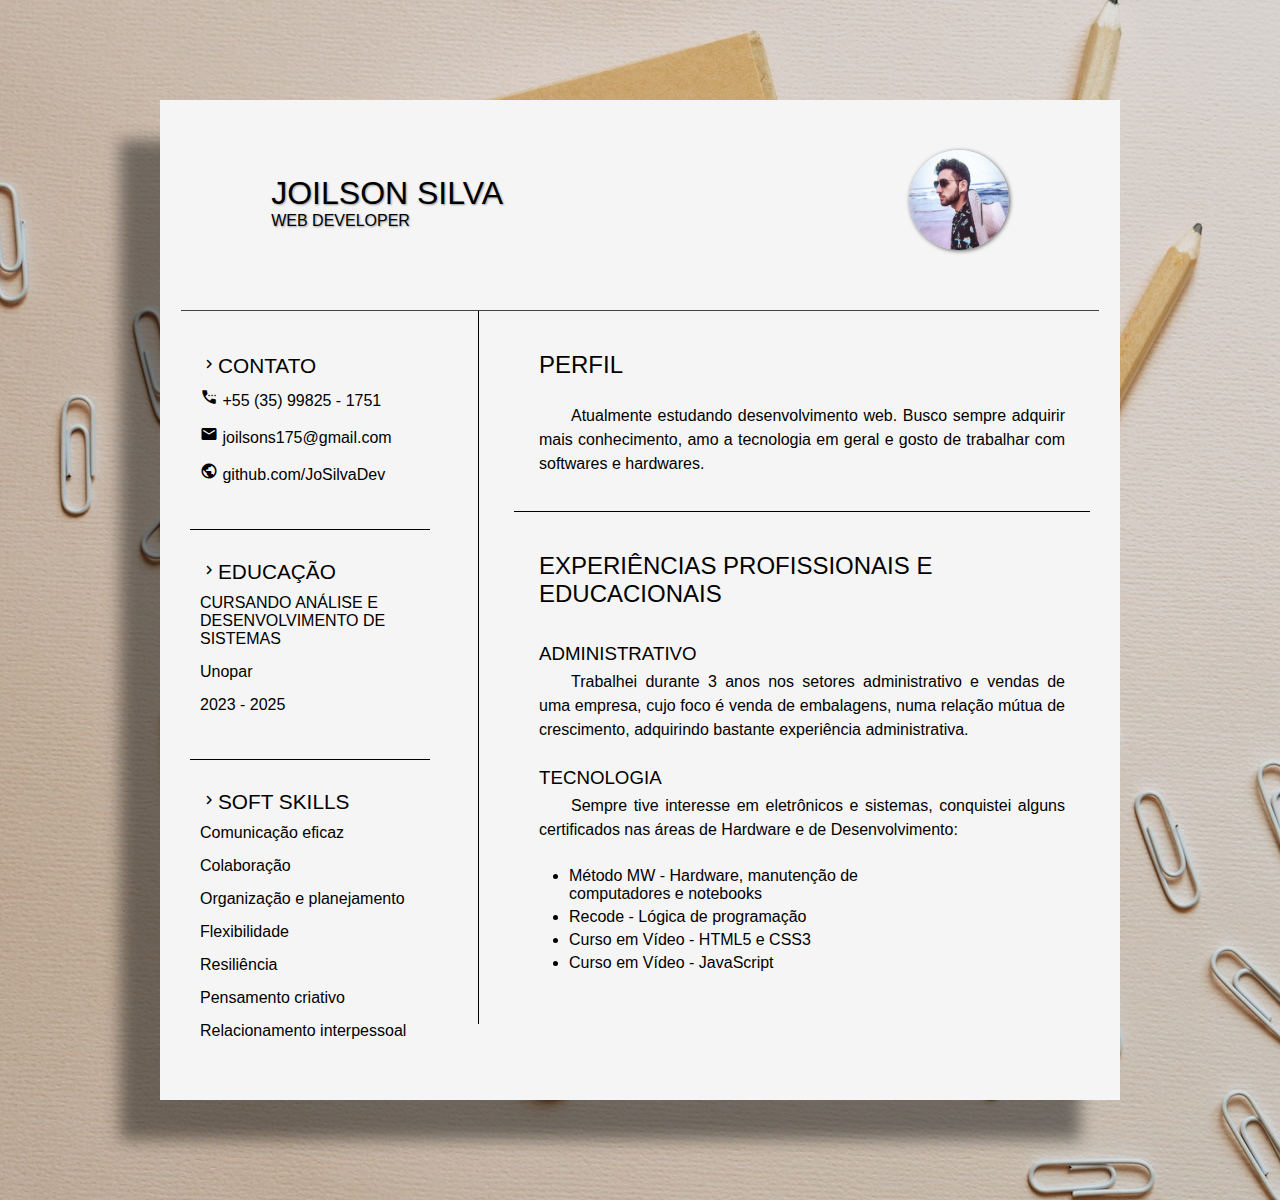
<file: CV Joilson Silva/index.html>
<!DOCTYPE html>
<html lang="pt-br">
<head>
    <meta charset="UTF-8">
    <meta http-equiv="X-UA-Compatible" content="IE=edge">
    <meta name="viewport" content="width=device-width, initial-scale=1.0">
    <title>CV Joilson Silva</title>
    <link href="https://fonts.googleapis.com/icon?family=Material+Icons+Round" rel="stylesheet">
    <link rel="stylesheet" href="estilos/style.css">
    <link rel="stylesheet" href="estilos/mediaquery.css">
</head>
<body>
    <main>
        <section id="cv">
            <section id="perfil">
                <img src="imagens/perfil.jpg" alt="">
                <div id="perfiltxt">
                    <h1>JOILSON SILVA</h1>
                    <p>WEB DEVELOPER</p>
                </div>
            </section>
            <section id="apresentacao">
                <div id="contato">
                    <h2><span class="material-icons-round">chevron_right</span>CONTATO</h2>
                    <p>
                        <span class="material-icons-round">settings_phone</span>
                        +55 (35) 99825 - 1751
                    </p>
                    <p>
                        <span class="material-icons-round">email</span>
                        joilsons175@gmail.com
                    </p>
                    <p>
                        <span class="material-icons-round">public</span>
                        github.com/JoSilvaDev
                    </p>
                </div>
                <div id="educacao">
                    <h2><span class="material-icons-round">chevron_right</span>EDUCAÇÃO</h2>
                    <p>CURSANDO ANÁLISE E DESENVOLVIMENTO DE SISTEMAS</p> 
                    <p>Unopar</p>
                    <p>2023 - 2025</p>
                </div>
                <div id="skills">
                    <h2><span class="material-icons-round">chevron_right</span>SOFT SKILLS</h2>
                    <p>Comunicação eficaz</p>
                    <p>Colaboração</p>
                    <p>Organização e planejamento</p>
                    <p>Flexibilidade</p>
                    <p>Resiliência</p>
                    <p>Pensamento criativo</p>
                    <p>Relacionamento interpessoal</p>
                </div>
            </section>
            <section id="exp">
                <div>
                    <h2>PERFIL</h2>
                    <p>Atualmente estudando desenvolvimento web. Busco sempre adquirir mais conhecimento, amo a tecnologia em geral e gosto de
                    trabalhar com softwares e hardwares.</p>
                </div>
                <div id="prof">
                    <h2>EXPERIÊNCIAS PROFISSIONAIS E EDUCACIONAIS</h2>
                    <h3>ADMINISTRATIVO</h3>
                    <p>Trabalhei durante 3 anos nos setores administrativo e vendas de uma empresa, cujo foco é venda de embalagens, numa relação mútua de
                    crescimento, adquirindo bastante experiência administrativa.</p>
                    <h3>TECNOLOGIA</h3>
                    <p>Sempre tive interesse em eletrônicos e sistemas, conquistei alguns certificados nas
                    áreas de Hardware e de Desenvolvimento:</p>
                    <ul>
                        <li>Método MW - Hardware, manutenção de computadores e notebooks</li>
                        <li>Recode - Lógica de programação</li>
                        <li>Curso em Vídeo - HTML5 e CSS3</li>
                        <li>Curso em Vídeo - JavaScript</li>
                    </ul>
                </div>
            </section>
        </section>

    </main>
</body>
</html>
</file>
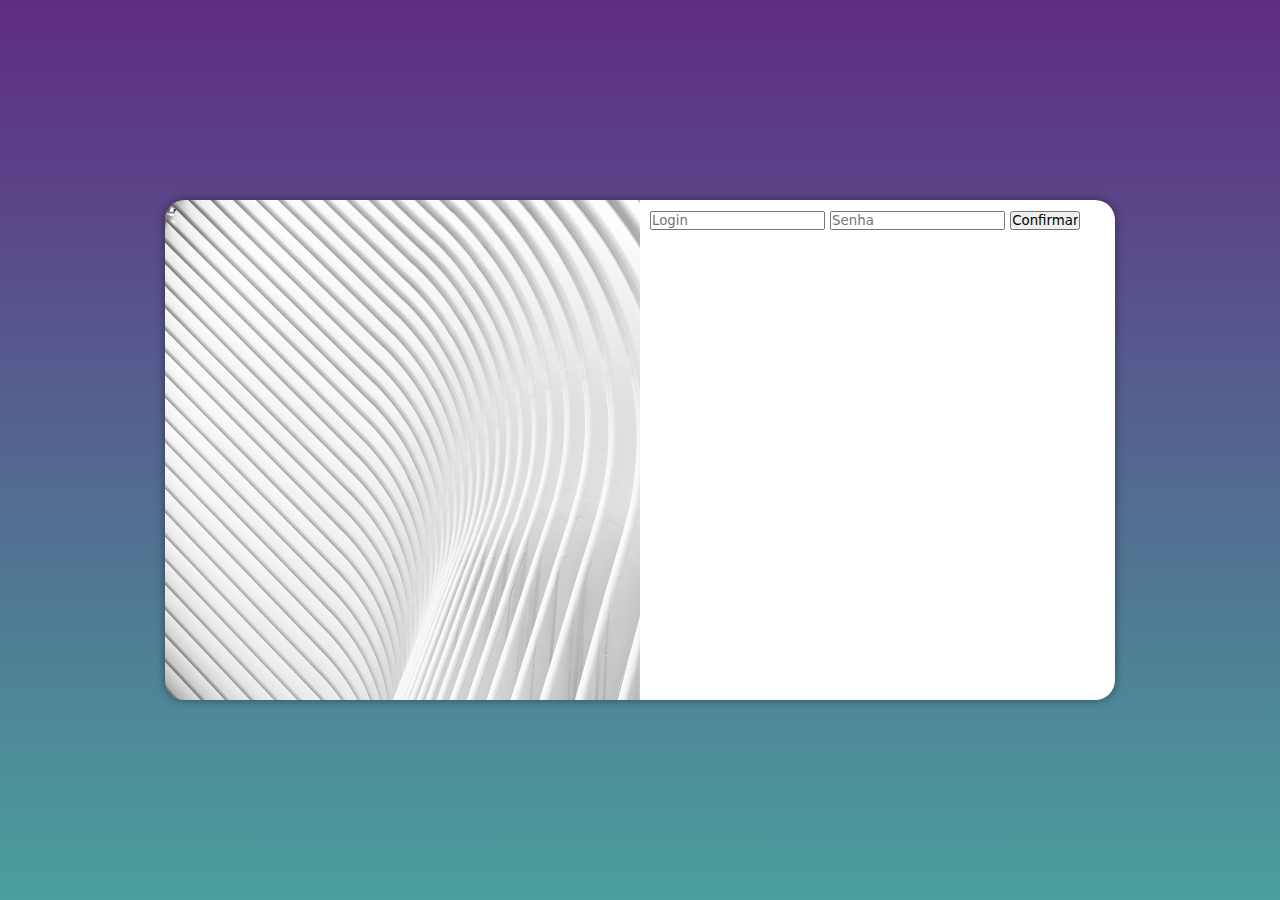
<file: Login/index.html>
<!DOCTYPE html>
<html lang="pt-br">
<head>
    <meta charset="UTF-8">
    <meta http-equiv="X-UA-Compatible" content="IE=edge">
    <meta name="viewport" content="width=device-width, initial-scale=1.0">
    <title>Login</title>
    <link rel="stylesheet" href="estilos/style.css">
    <link rel="stylesheet" href="estilos/mediaquery.css">
</head>
<body>
    <main>
        <section id="login">
            <div id="imagem">

            </div>
            <div id="formulario">
          <input type="text" name="" id="" placeholder="Login">
          <input type="password" name="" id="" placeholder="Senha">
          <input type="button" value="Confirmar">
            </div>
        </section>
    </main>
</body>
</html>
</file>
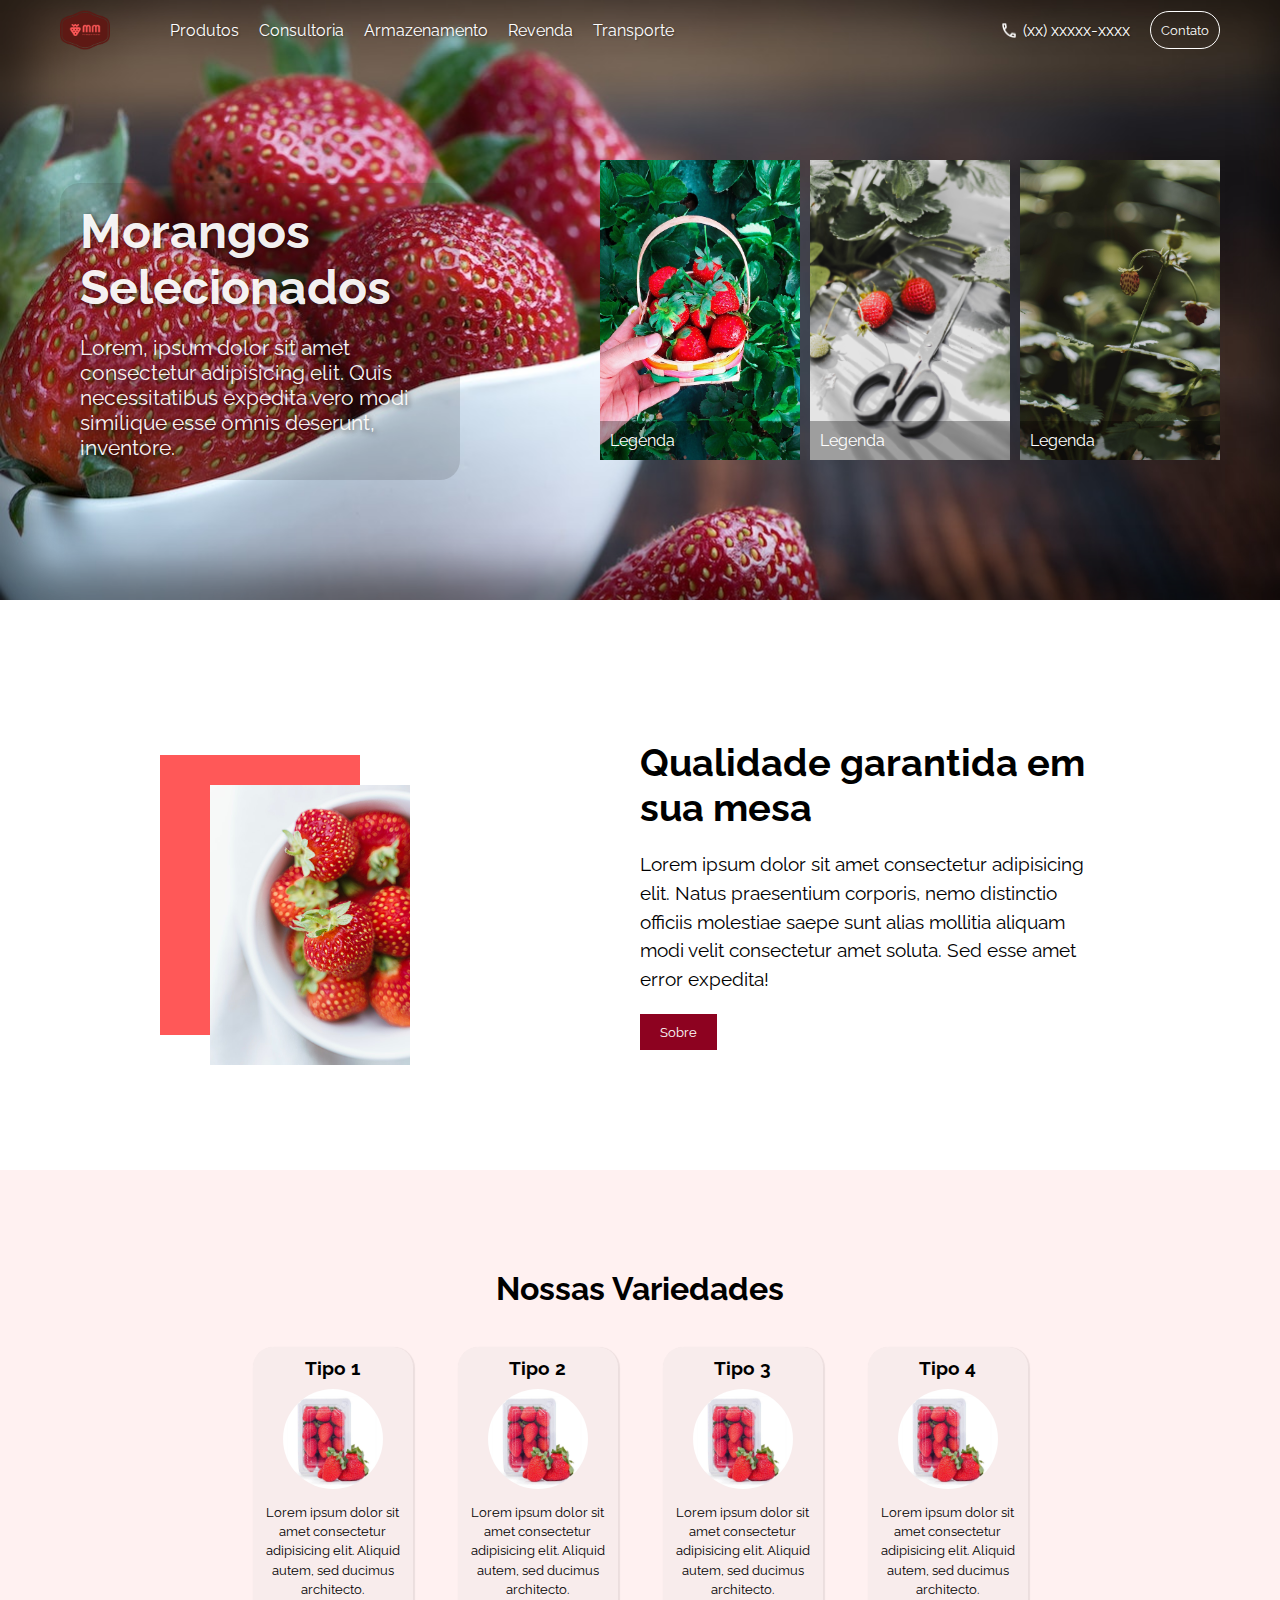
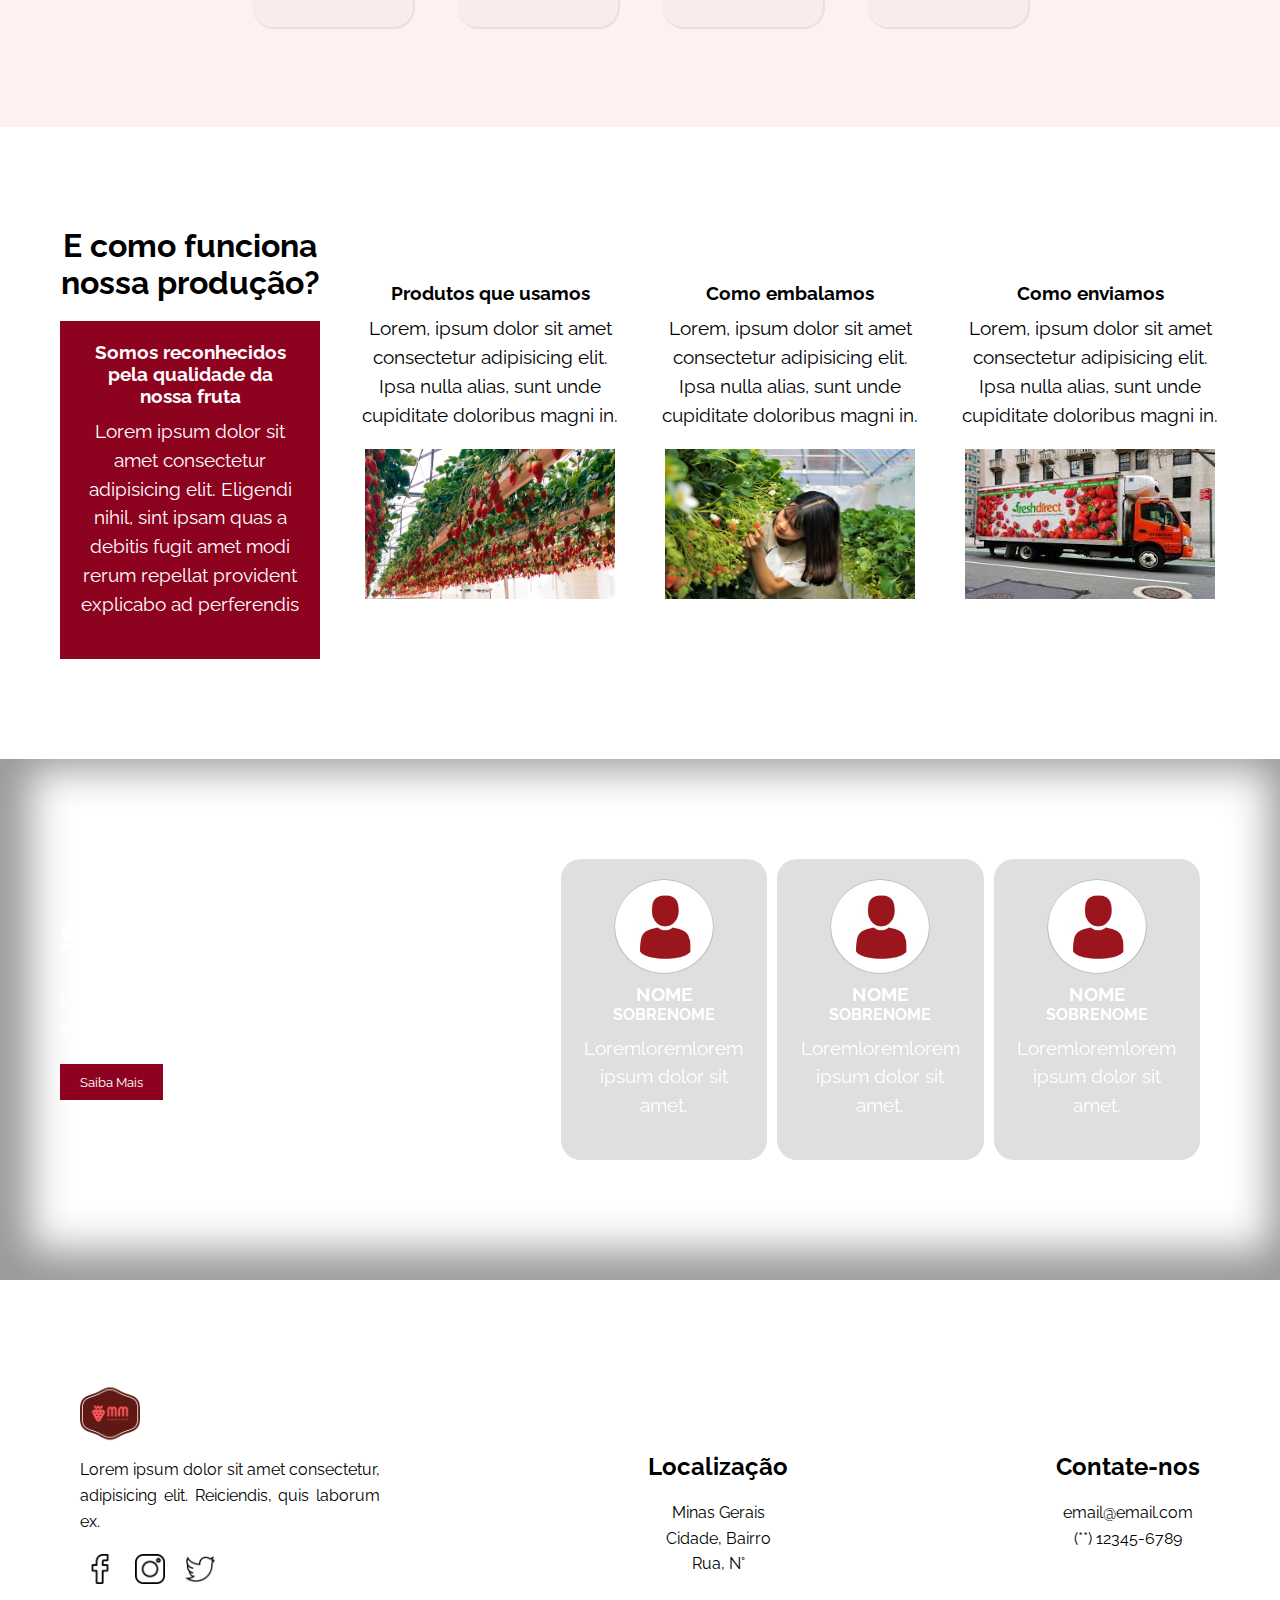
<file: morangos-mineiros/index.html>
<!DOCTYPE html>
<html lang="pt-br">
<head>
    <meta charset="UTF-8">
    <meta http-equiv="X-UA-Compatible" content="IE=edge">
    <meta name="viewport" content="width=device-width, initial-scale=1.0">
    <title>Morangos Mineiros</title>
    <link rel="stylesheet" href="estilos/style.css">
    <link rel="stylesheet" href="estilos/mediaquery.css">
</head>
<body>
        <header>
        <nav class="head">
            <div class="logo">
                <img src="imagens/mm-logo-zip-file/png/logo-no-background.png" alt="">
                <ul class="menu" id="menu">
                    <li>Produtos</li>
                    <li>Consultoria</li>
                    <li>Armazenamento</li>
                    <li>Revenda</li>
                    <li>Transporte</li>
                </ul>
            </div>
                <div class="contato">
                    <img class="btnMenu" src="imagens/icons/white-18dp/1x/outline_phone_white_18dp.png" alt="" onclick="clickMenu()">
                    <p><img src="imagens/icons/white-18dp/1x/outline_phone_white_18dp.png" alt="">(xx) xxxxx-xxxx</p>
                    <input type="button" value="Contato">
                </div>
            </nav>
            <section class="section1">
                <div class="titulo1">
                    <h1>Morangos Selecionados</h1>
                    <p>Lorem, ipsum dolor sit amet consectetur adipisicing elit. Quis necessitatibus expedita vero modi similique
                        esse omnis deserunt, inventore.</p>
                </div>
                <div class="imagens1">
                    <div>
                        <img src="imagens/morango 3.jpg" alt="">
                        <p>Legenda</p>
                    </div>
                    <div>
                        <img src="imagens/morango 1.jpg" alt="">
                        <p>Legenda</p>
                    </div>
                    <div>
                        <img src="imagens/morango 4.jpg" alt="">
                        <p>Legenda</p>
                    </div>
                </div>
            </section>
        </header>
        <main>
        <article>
        <section class="section2">
            <div class="imagens2">
                <img src="imagens/morango 2.jpg" alt="">
            </div>
                <div class="titulo2">
                    <h2>Qualidade garantida em sua mesa</h2>
                    <p>Lorem ipsum dolor sit amet consectetur adipisicing elit. Natus praesentium corporis, nemo distinctio officiis molestiae saepe sunt alias mollitia aliquam modi velit consectetur amet soluta. Sed esse amet error expedita!</p>
                    <input type="button" value="Sobre">
                </div>
            </section>

            <section class="section3">
                <h2>Nossas Variedades</h2>
                <div class="variedades">
                    <div>
                        <h3>Tipo 1</h3>
                        <img src="imagens/morango tipo 6.jpg" alt="">
                        <p>Lorem ipsum dolor sit amet consectetur adipisicing elit. Aliquid autem, sed ducimus architecto.</p>
                    </div>
                    <div>
                        <h3>Tipo 2</h3>
                        <img src="imagens/morango tipo 6.jpg" alt="">
                        <p>Lorem ipsum dolor sit amet consectetur adipisicing elit. Aliquid autem, sed ducimus architecto.</p>
                    </div>
                    <div>
                        <h3>Tipo 3</h3>
                        <img src="imagens/morango tipo 6.jpg" alt="">
                        <p>Lorem ipsum dolor sit amet consectetur adipisicing elit. Aliquid autem, sed ducimus architecto.</p>
                    </div>
                    <div>
                        <h3>Tipo 4</h3>
                        <img src="imagens/morango tipo 6.jpg" alt="">
                        <p>Lorem ipsum dolor sit amet consectetur adipisicing elit. Aliquid autem, sed ducimus architecto.</p>
                    </div>
                </div>
            </section>

            <section class="section4">
                <div class="producao">
                        <div class="producaotxt">
                            <h2>E como funciona nossa produção?</h2>
                            <div class="producaotxt2">
                                <h3>Somos reconhecidos pela qualidade da nossa fruta</h3>
                                <p>Lorem ipsum dolor sit amet consectetur adipisicing elit. Eligendi nihil, sint ipsam quas a debitis fugit amet modi
                                    rerum repellat provident explicabo ad perferendis </p>
                            </div>
                        </div>
                        <div class="producaoimg">
                            <h3>Produtos que usamos</h3>
                            <p>Lorem, ipsum dolor sit amet consectetur adipisicing elit. Ipsa nulla alias, sunt unde cupiditate doloribus magni in.</p>
                            <img src="imagens/plantação 1.jpg" alt="">
                        </div>
                        <div class="producaoimg">
                            <h3>Como embalamos</h3>
                            <p>Lorem, ipsum dolor sit amet consectetur adipisicing elit. Ipsa nulla alias, sunt unde cupiditate doloribus magni in.
                            </p>
                            <img src="imagens/plantação 2.jpg" alt="">
                        </div>
                        <div class="producaoimg">
                            <h3>Como enviamos</h3>
                            <p>Lorem, ipsum dolor sit amet consectetur adipisicing elit. Ipsa nulla alias, sunt unde cupiditate doloribus magni in.
                            </p>
                            <img src="imagens/morango transporte.jpg" alt="">
                        </div>
                </div>
            </section>

            <aside class="aside1">
                <div class="colaboradores">
                    <div>
                        <h2>Seja um colaborador</h2>
                        <p>Lorem ipsum dolor sit amet consectetur, adipisicing elit. Quam earum voluptas </p>
                        <input type="button" value="Saiba Mais">
                    </div>
                    <div class="divperfil">
                        <div class="perfil">
                            <img src="imagens/icon-pessoa.png" alt="">
                            <h3>NOME</h3>
                            <h4>SOBRENOME</h4>
                            <p>Loremloremlorem ipsum dolor sit amet.</p>
                        </div>
                        <div class="perfil">
                            <img src="imagens/icon-pessoa.png" alt="">
                            <h3>NOME</h3>
                            <h4>SOBRENOME</h4>
                            <p>Loremloremlorem ipsum dolor sit amet.</p>
                        </div>
                        <div class="perfil">
                            <img src="imagens/icon-pessoa.png" alt="">
                            <h3>NOME</h3>
                            <h4>SOBRENOME</h4>
                            <p>Loremloremlorem ipsum dolor sit amet.</p>
                        </div>
                    </div>
                    </div>
                </div>
            </aside>
        </article>
    </main>
    <footer>
        <div class="flogo">
            <img src="imagens/mm-logo-zip-file/png/logo-no-background.png" alt="" class="logo">
            <p>Lorem ipsum dolor sit amet consectetur, adipisicing elit. Reiciendis, quis laborum ex.</p>
            <img src="imagens/facebook.png" alt="" class="social">
            <img src="imagens/instagram.png" alt="" class="social">
            <img src="imagens/twitter.png" alt="" class="social">
        </div>
        <div>
            <h2>Localização</h2>
            <p>Minas Gerais</p>
            <p>Cidade, Bairro</p>
            <p>Rua, N°</p>
        </div>
        <div>
            <h2>Contate-nos</h2>
            <p>email@email.com</p>
            <p>(**) 12345-6789</p>
        </div>
    </footer>

    <script src="scripts/script.js"></script>
</body>
</html>
</file>
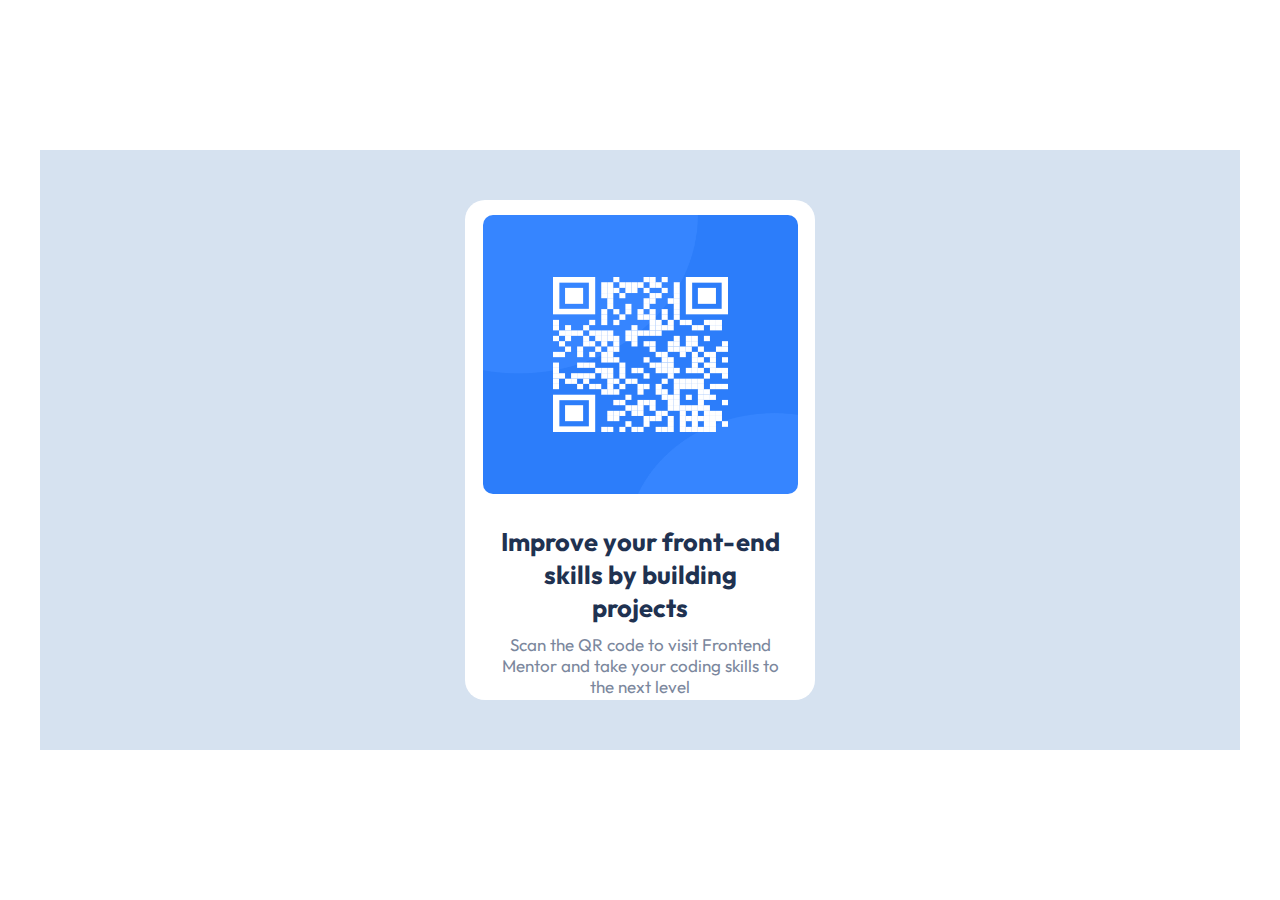
<file: qrcode/index.html>
<!DOCTYPE html>
<html lang="en">
<head>
    <meta charset="UTF-8">
    <meta http-equiv="X-UA-Compatible" content="IE=edge">
    <meta name="viewport" content="width=device-width, initial-scale=1.0">
    <title>QRcode</title>
    <link rel="shortcut icon" href="imagens/favicon-32x32.png" type="image/x-icon">
</head>
<style>
    @charset "UTF-8";

    @import url('https://fonts.googleapis.com/css2?family=Outfit:wght@400;700&family=Raleway:wght@300&display=swap');

    :root{
        --Lightgray: hsl(212, 45%, 89%);
        --Grayishblue: hsl(220, 15%, 55%);
        --Darkblue: hsl(218, 44%, 22%);
        --White: hsl(0, 0%, 100%);

        --Fonte: 'Outfit', sans-serif;
    }

    *{
        margin: 0;
        padding: 0;
        box-sizing: border-box;
    }

    body{
        width: 100vw;
        height: 100vh;
        display: flex;
        background-color: var(--White);
        font-family: var(--Fonte);
        font-size: 17px;
        padding: 20px;
    }

    main{
        display: flex;
        width: 1200px;
        height:600px;
        margin: auto;
        justify-content: center;
        align-items: center;
        background-color: var(--Lightgray);
    }

    .container{
        width: 350px;
        height: 500px;
        display: flex;
        align-items: center;
        flex-direction: column;
        text-align: center;
        background-color: var(--White);
        border-radius: 20px;
        padding: 15px 0;
    }

    .qrcode{
        width: 100%;
        height: 66%;
    }

    .qrcode img{
        width: 90%;
        height: 90%;
        border-radius: 10px;
    }

    .text{
        width: 290px;
    }

    .text h2{
        padding-bottom: 10px;
        color: var(--Darkblue);
    }

    .text p{
        color: var(--Grayishblue);
    }

@media screen and (max-width: 500px) {
    body{
        padding: 0;
    }

    main{
        width: 100vw;
        height: 100vh;
        padding: 10px;
    }
}

</style>
<body>
    <main>
        <div class="container">
            <div class="qrcode">
                <img src="imagens/image-qr-code.png" alt="qr-code">
            </div>
            <div class="text">
                <h2>
                    Improve your front-end skills by building projects
                </h2>
                <p>
                    Scan the QR code to visit Frontend Mentor and take your coding skills to the next level
                </p>
            </div>
        </div>
    </main>
    
</body>
</html>
</file>
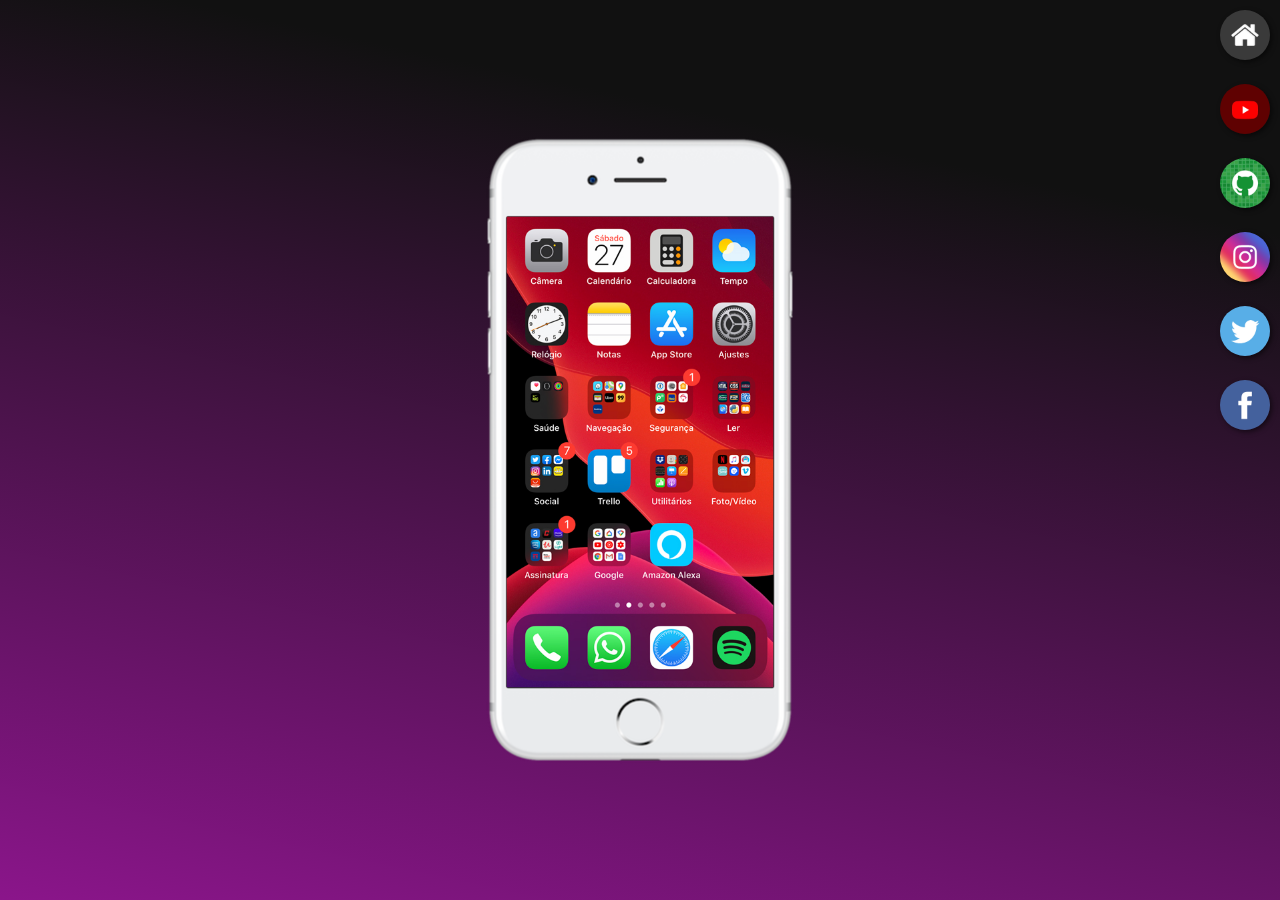
<file: redes-sociais/index.html>
<!DOCTYPE html>
<html lang="pt-br">
<head>
    <meta charset="UTF-8">
    <meta http-equiv="X-UA-Compatible" content="IE=edge">
    <meta name="viewport" content="width=device-width, initial-scale=1.0">
    <title>Minhas Redes</title>
    <link rel="shortcut icon" href="favicon.ico" type="image/x-icon">
    <link rel="stylesheet" href="../redes-sociais/estilos/style.css">
</head>
<body>
<main>
    <section id="telefone">
        <iframe src="home.html" frameborder="0" name="tela" id="tela">
            Seu navegador não é compatível com iframes
        </iframe>
    </section>
    <section id="redes-sociais">
        <a href="home.html" target="tela" ><img src="imagens/logo-home.jpg" alt=""></a><br>
        <a href="youtube.html" target="tela" ><img src="imagens/logo-youtube.jpg" alt=""></a><br>
        <a href="github.html" target="tela" ><img src="imagens/logo-github.jpg" alt=""></a><br>
        <a href="instagram.html" target="tela" ><img src="imagens/logo-instagram.jpg" alt=""></a><br>
        <a href="twitter.html" target="tela" ><img src="imagens/logo-twitter.jpg" alt=""></a><br>
        <a href="facebook.html" target="tela" ><img src="imagens/logo-facebook.jpg" alt=""></a>
    </section>
</main>
</body>
</html>
</file>
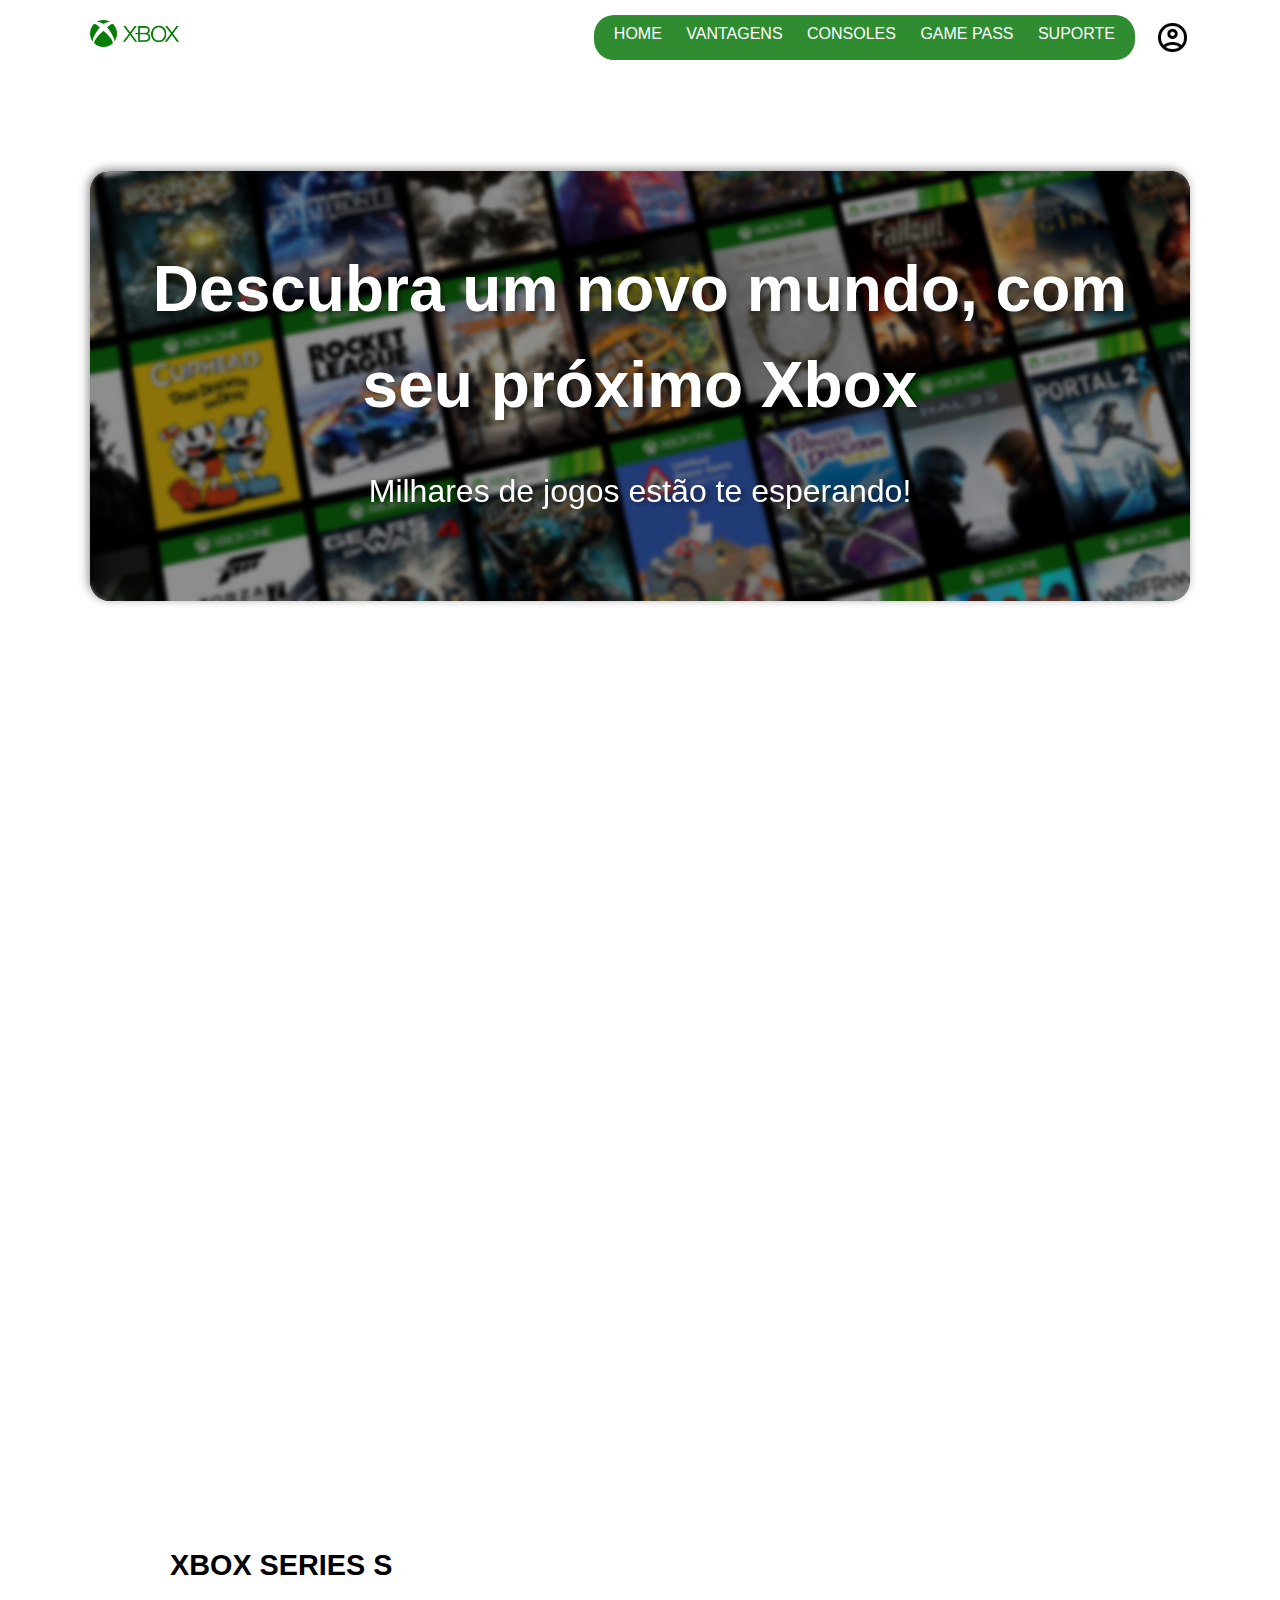
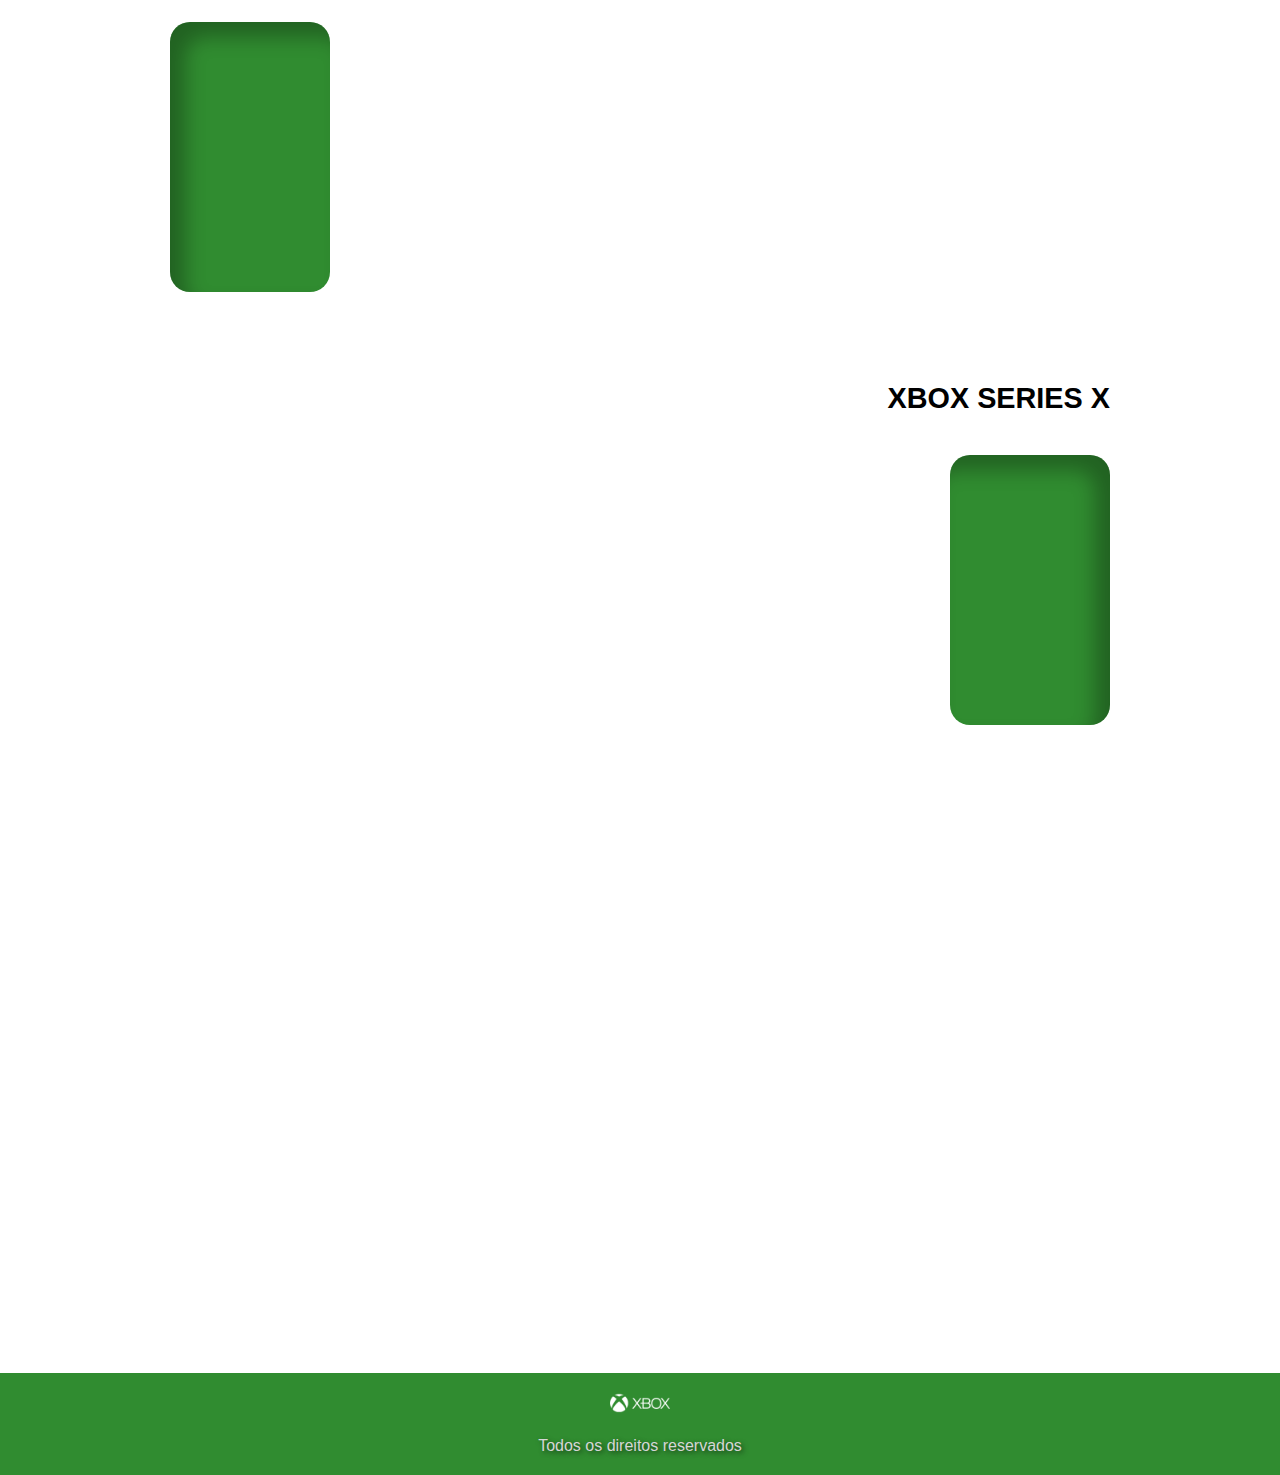
<file: xbox-landing-page/index.html>
<!DOCTYPE html>
<html lang="pt-br">
<head>
    <meta charset="UTF-8">
    <meta http-equiv="X-UA-Compatible" content="IE=edge">
    <meta name="viewport" content="width=device-width, initial-scale=1.0">
    <title>Xbox landing page</title>
    <link rel="shortcut icon" href="imagens/logotipo-do-xbox.png" type="png">
    <link href="https://fonts.googleapis.com/icon?family=Material+Icons+Outlined" rel="stylesheet">
    <link rel="stylesheet" href="estilos/style.css">
    <link rel="stylesheet" href="estilos/mediaquery.css">
</head>
<body>
    <header>
            <img src="imagens/Xbox-logo.png" alt="logo-xbox">
            <img src="imagens/account/2x/outline_account_circle_black_24dp.png" alt="account" id="acc">
            <img src="imagens/black-18dp/2x/outline_menu_black_18dp.png" alt="menu"id="botao-menu" onclick="clickMenu()">
            <nav id="menu">
                <a href="#">HOME</a>
                <a href="#eleve">VANTAGENS</a>
                <a href="#xbox1">CONSOLES</a>
                <a href="#gamepass">GAME PASS</a>
                <a href="#">SUPORTE</a>
                </nav>
            <div id="back">
                <div id="front">
                    <h1>Descubra um novo mundo, com seu próximo Xbox</h1>
                    <p>Milhares de jogos estão te esperando!</p>
                </div>
            </div> <!--Criar um background pro header em formato de video, quando apertar play, ele começa a reproduzir -->
    </header>
    <main>
        <article>
            <div data-anime="eleve" id="eleve">
                <h2>Eleve seu jogo para o próximo nível</h2>
                <p>Uma imersão sem igual, proporcionada pelo ecossistema Xbox que foi criando pensando em você.</p>
                <img src="imagens/xbox-jogos.png" alt="xbox-jogos">
            </div>
            <div id="container">
                <div data-anime="top" class="specs">
                    <img src="imagens/toque.gif" alt="smartphone">
                    <h3>No seu Smartphone</h3>
                    <p>Você pode pode reproduzir seu jogo diretamente no seu smartphone. Continue jogando, mesmo sem um monitor.</p>
                </div>
                <div data-anime="top" class="specs">
                    <img src="imagens/computador.gif" alt="desktop">
                    <h3>Integração com seu PC</h3>
                    <p>Todo progresso de jogo feito em seu computador, também estará disponível automaticamente em seu novo console.</p>
                </div>
                <div data-anime="top" class="specs">
                    <img src="imagens/lasca.gif" alt="cpu">
                    <h3>Uma nova experiência</h3>
                    <p>Novas Tecnologias te aguardam: <br> Menos loadings, mais fluidez e os melhores gráficos que
                    você vai experimentar.</p>
                </div>
            </div>
            <div class="console" id="xbox1">
                <h1>XBOX SERIES S</h1>
                <div class="box" id="box-left"><img src="imagens/xbox_series_s.webp" alt="xboxs" data-anime="left"></div>
                <h2 data-anime="left">Charme e minimalismo do menor Xbox já feito</h2>
                <p data-anime="left">Mas não se engane, esse pequeno console é capaz de rodar os seus jogos preferidos com até 120 frames, garantindo ótima
                fluidez. Possuí também um SSD de alta velocidade pra você aproveitar mais o seu game. <input class="button" type="button" value="Mais informações"></p>
            </div>
            <div class="console" id="xbox2">
                <h1>XBOX SERIES X</h1>
                <div class="box" id="box-right"><img src="imagens/xbox_series_x.png" alt="xboxx" data-anime="right" id="xboxx"></div>
                <h2 data-anime="right">Simplesmente o console mais poderoso da atualidade</h2>
                <p data-anime="right">Com o Xbox Series X você poderá disfrutar do melhor que há: 4K, 120 frames, Ray Tracing. Aliado a enorme biblioteca de
                jogos otimizados para o console, é a melhor experiência disponível no mercado. <input class="button" type="button" value="Mais informações"></p>
            </div>
        </article>
        <aside>
            <div id="gamepass" data-anime="top">
                <img src="imagens/xbox-game-pass.jpg" alt="gamepass">
                <p>Tudo isso associado ao maior e melhor serviço de assinatura do mercado, com uma vasta biblioteca pra você escolher, e
                    por um preço justo. <strong>ADQUIRA JÁ.</strong></p>
        </div>
    </aside>
    </main>
    <footer>
        <img src="imagens/xbox-logo-w.png" alt="xbox-logo">
        <p>Todos os direitos reservados</p>
    </footer>

<script src="script/script.js"></script>
</body>
</html>
</file>
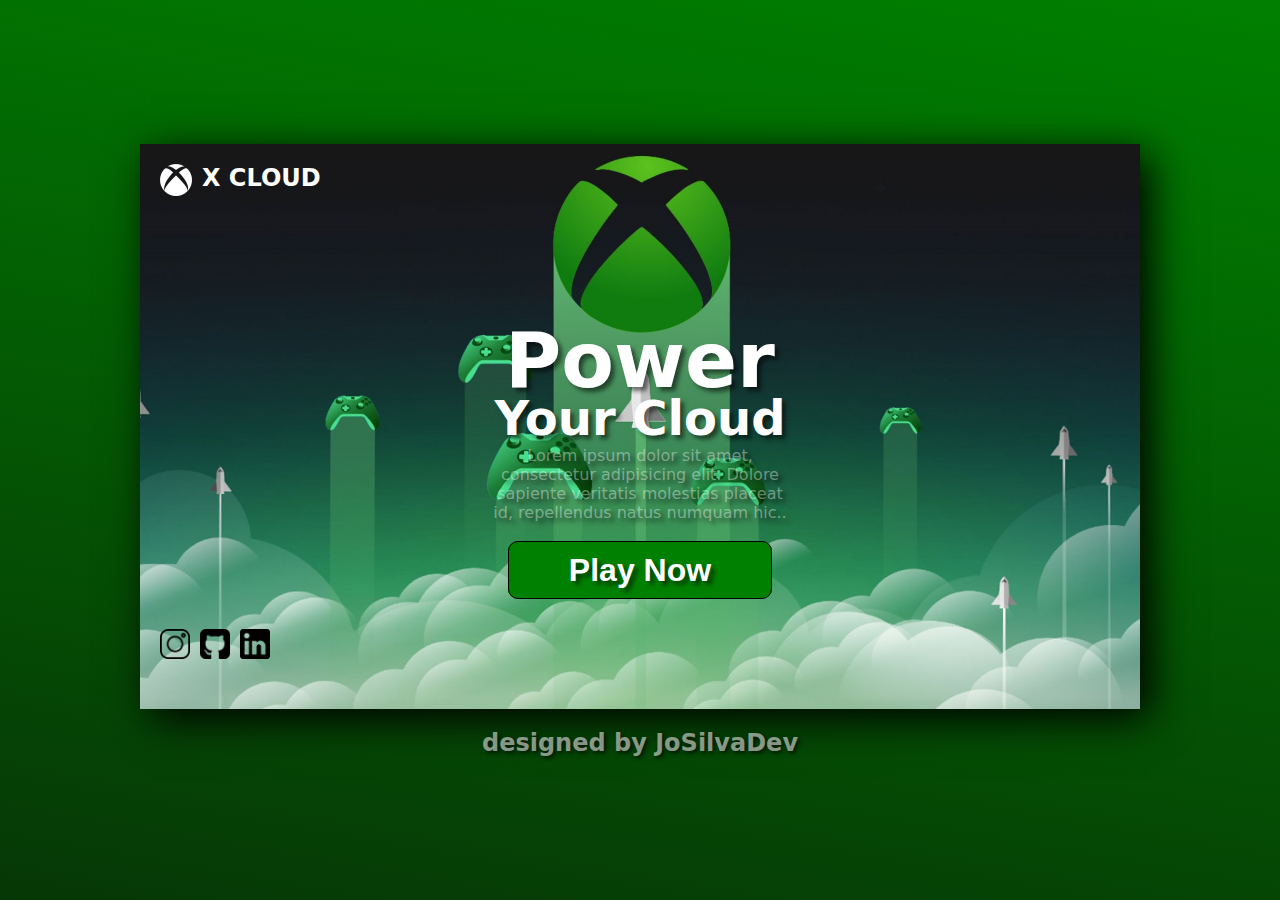
<file: xloud/index.html>
<!DOCTYPE html>
<html lang="pt-br">
<head>
    <meta charset="UTF-8">
    <meta http-equiv="X-UA-Compatible" content="IE=edge">
    <meta name="viewport" content="width=device-width, initial-scale=1.0">
    <title>Xcloud</title>
    <link rel="stylesheet" href="style.css">
</head>
<body>
    <main>
        <header>
            <img src="imagens/consoles-xbox-32.png" alt="xbox-logo">
            <h2>X CLOUD</h2>
        </header>

        <article>
            <h1><span>Power</span></h1>
            <h2>Your Cloud</h2>
            <p>Lorem ipsum dolor sit amet, consectetur adipisicing elit. Dolore sapiente veritatis molestias placeat id, repellendus natus numquam hic..</p>
            <a href="https://www.xbox.com/play">Play Now</a>
        </article>

        <aside>
            <a href="https://www.instagram.com/josilva.dev/" target="_blank" rel="noopener"><img src="imagens/instagram.png" alt="instagram-icon"></a>

            <a href="https://github.com/JoSilvaDev" target="_blank" rel="noopener"><img src="imagens/github.png" alt="github-icon"></a>

            <a href="https://www.linkedin.com/in/joilson-silva-44b654239/" rel="noopener" target="_blank"><img src="imagens/linkedin.png" alt="LinkedIn"></a>
        </aside>
    </main>
    <footer>
<h2>designed by <a href="#">JoSilvaDev</a></h2>
    </footer>
</body>
</html>
</file>
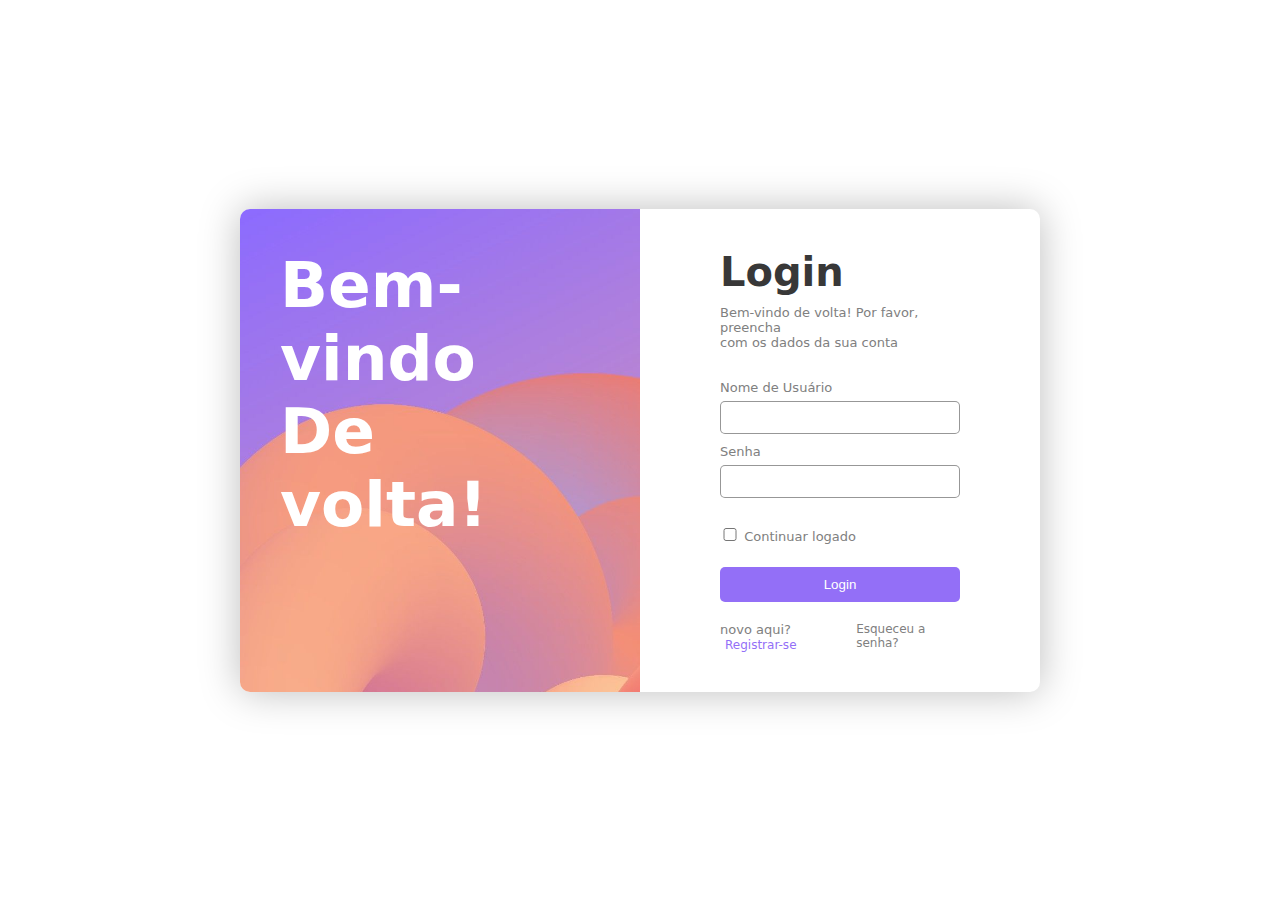
<file: LoginPages/Login-1/index.html>
<!DOCTYPE html>
<html lang="pt-br">
<head>
    <meta charset="UTF-8">
    <meta http-equiv="X-UA-Compatible" content="IE=edge">
    <meta name="viewport" content="width=device-width, initial-scale=1.0">
    <title>Login-Page</title>
    <link rel="stylesheet" href="style.css">
</head>
<body>
    <main>
        <section>
            <div class="imagem">
                <h1>
                    Bem-vindo <br>
                    De volta!
                </h1>
            </div>
            <div class="login">
                <h3><strong>Login</strong></h3>
                <p>Bem-vindo de volta! Por favor, preencha <br> 
                com os dados da sua conta</p>
                
                <form>
                    <label for="userName">
                        <p>Nome de Usuário </p>
                        <p><input type="text" name="userName" id="userName" required></p>
                    </label>

                    <label for="password">
                        <p>Senha</p>
                        <p><input type="password" name="password" id="password" required></p>
                    </label>

                    <label for="check">
                        <p><input type="checkbox" name="check" id="check">
                        Continuar logado</p>
                    </label>

                    <input type="submit" value="Login" class="button">
                </form>

                <div class="optional">
                    <p> novo aqui? <a href="#" class="signup">Registrar-se</a></p>
                    <a href="#" class="newPass">Esqueceu a senha?</a>
                </div>
            </div>
        </section>
    </main>
</body>
</html>
</file>
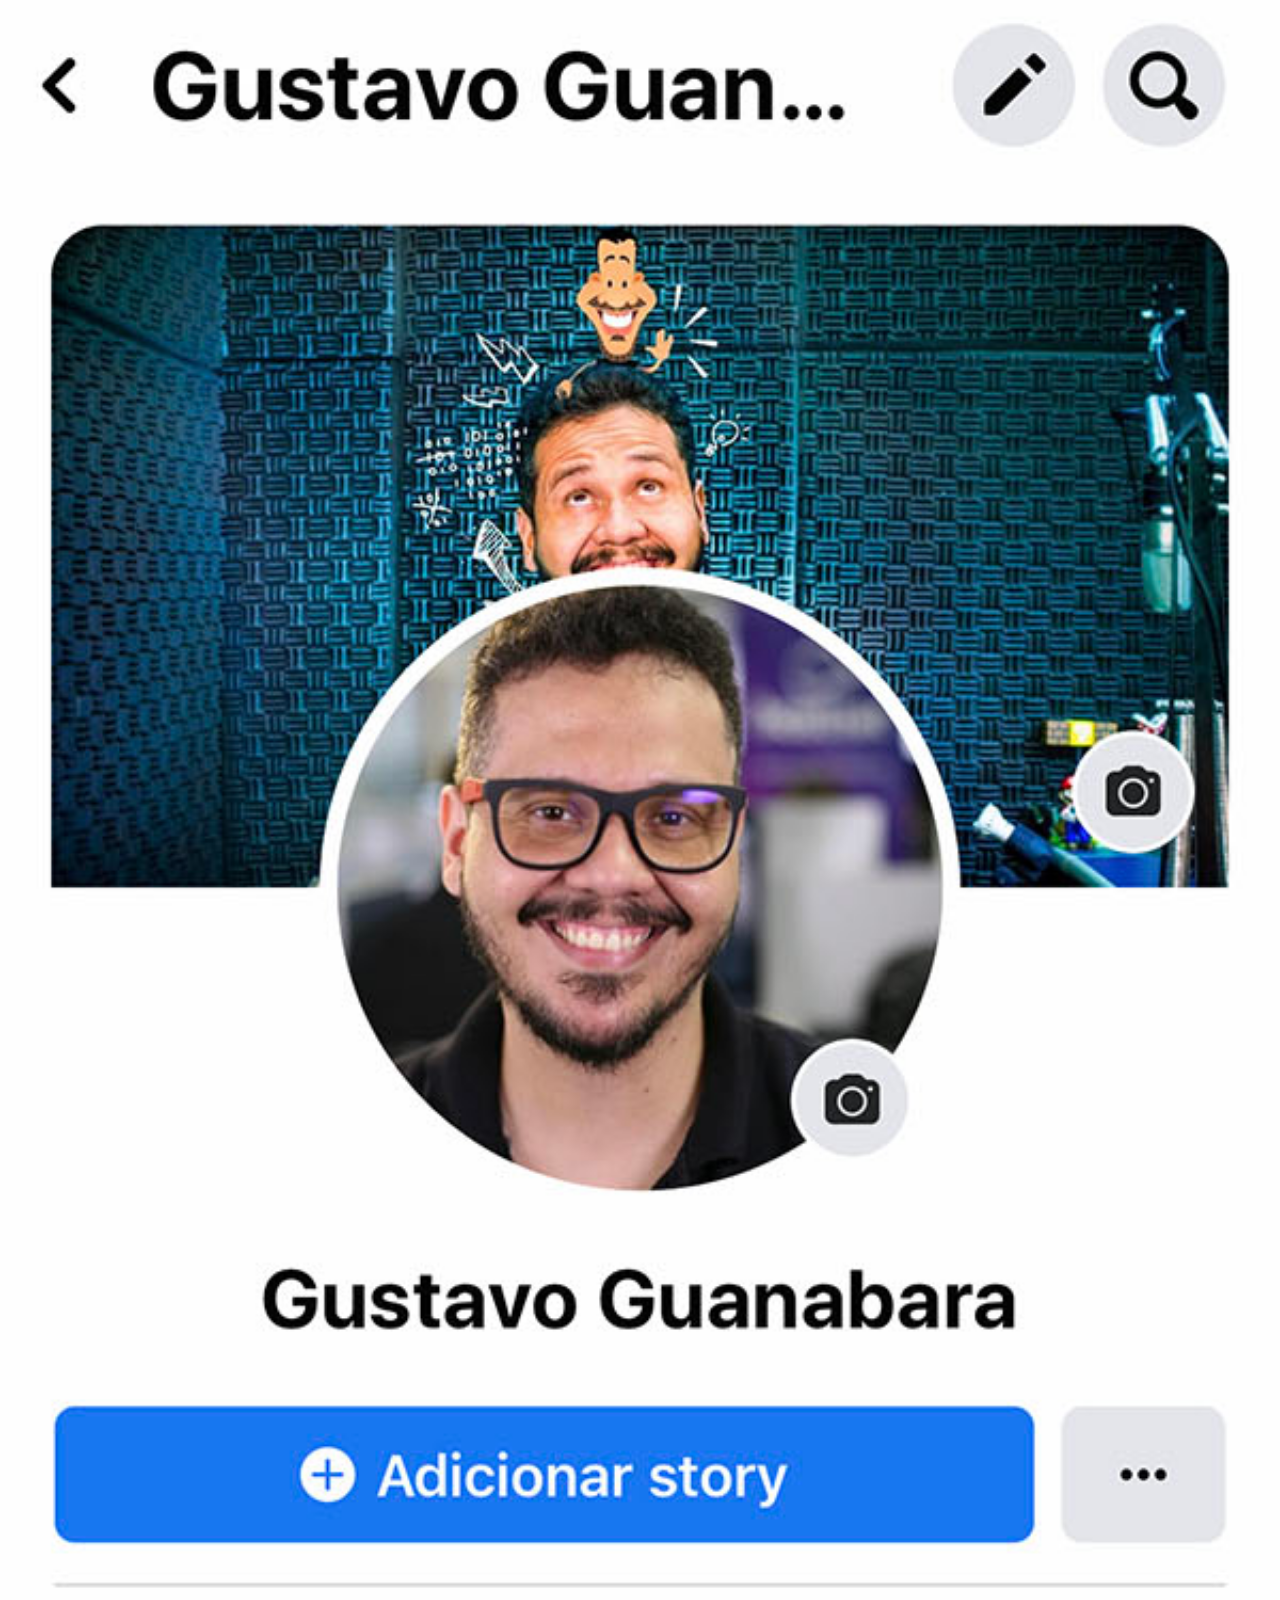
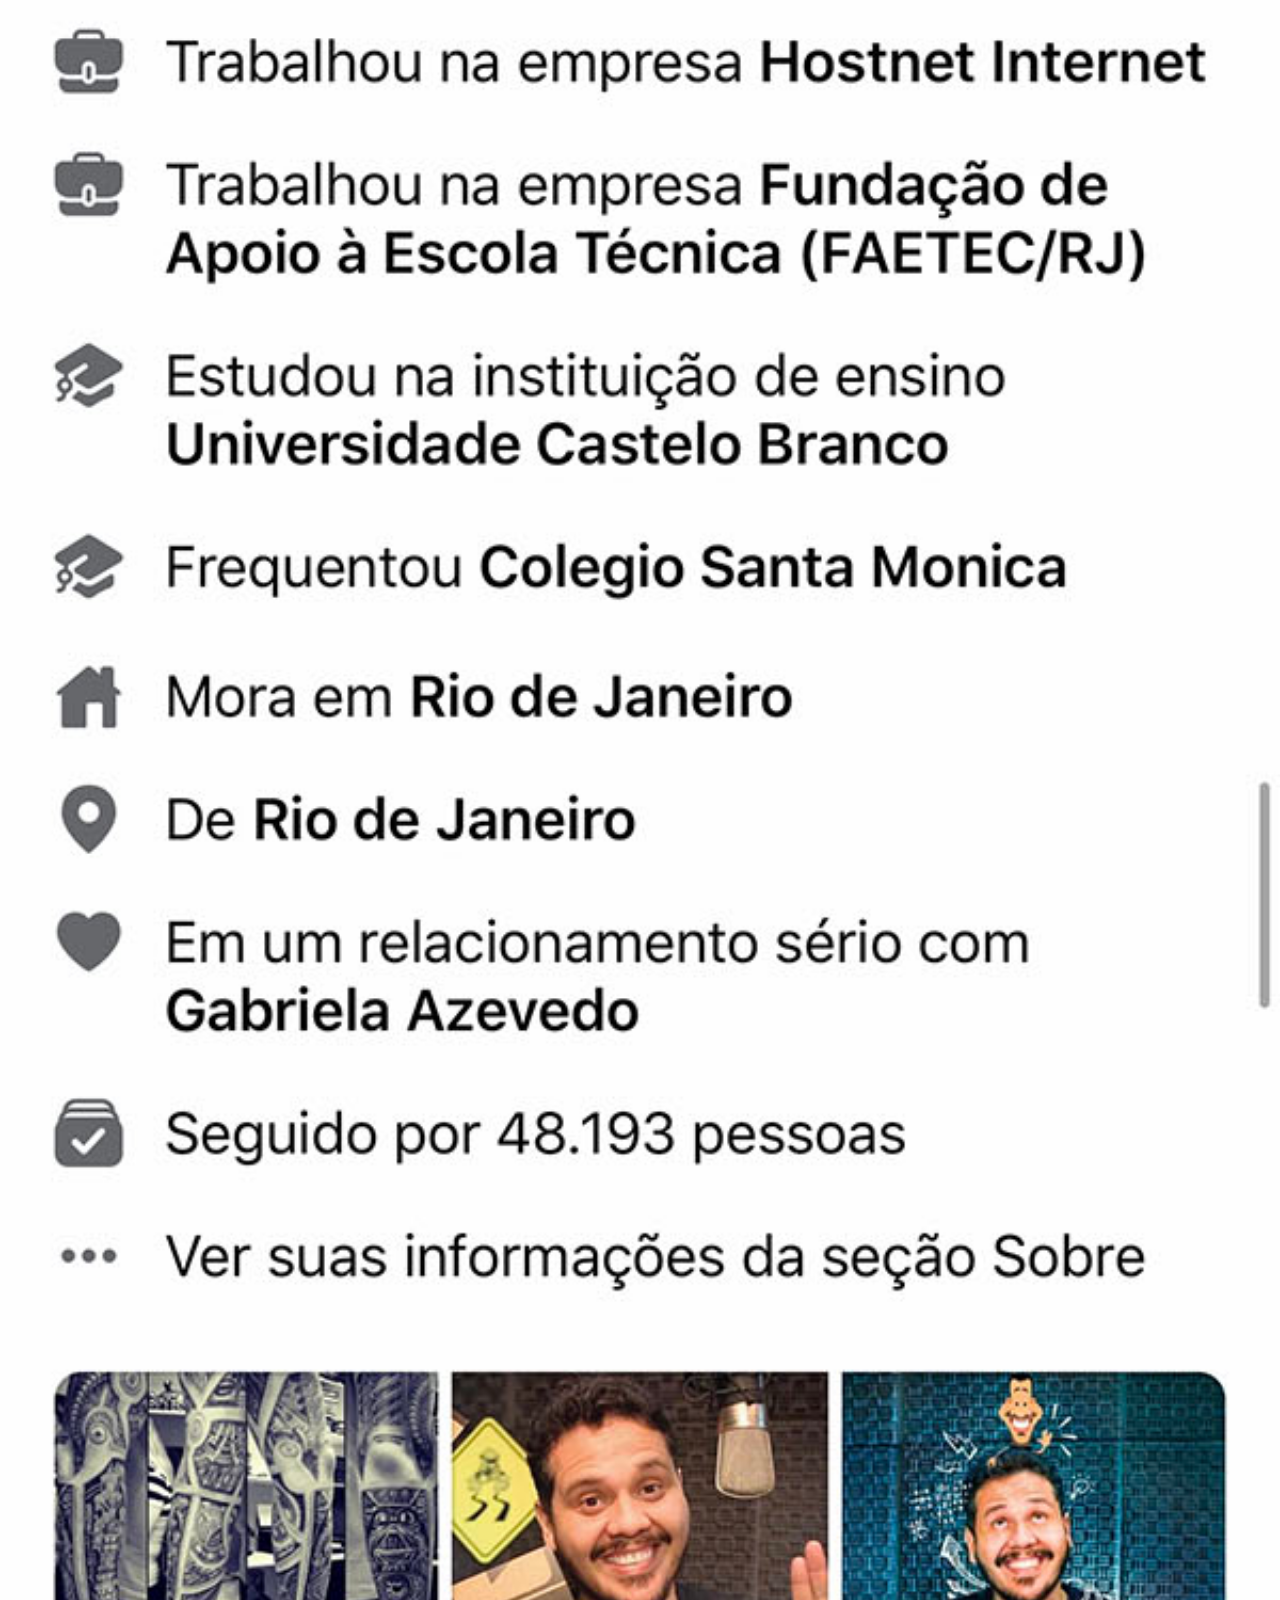
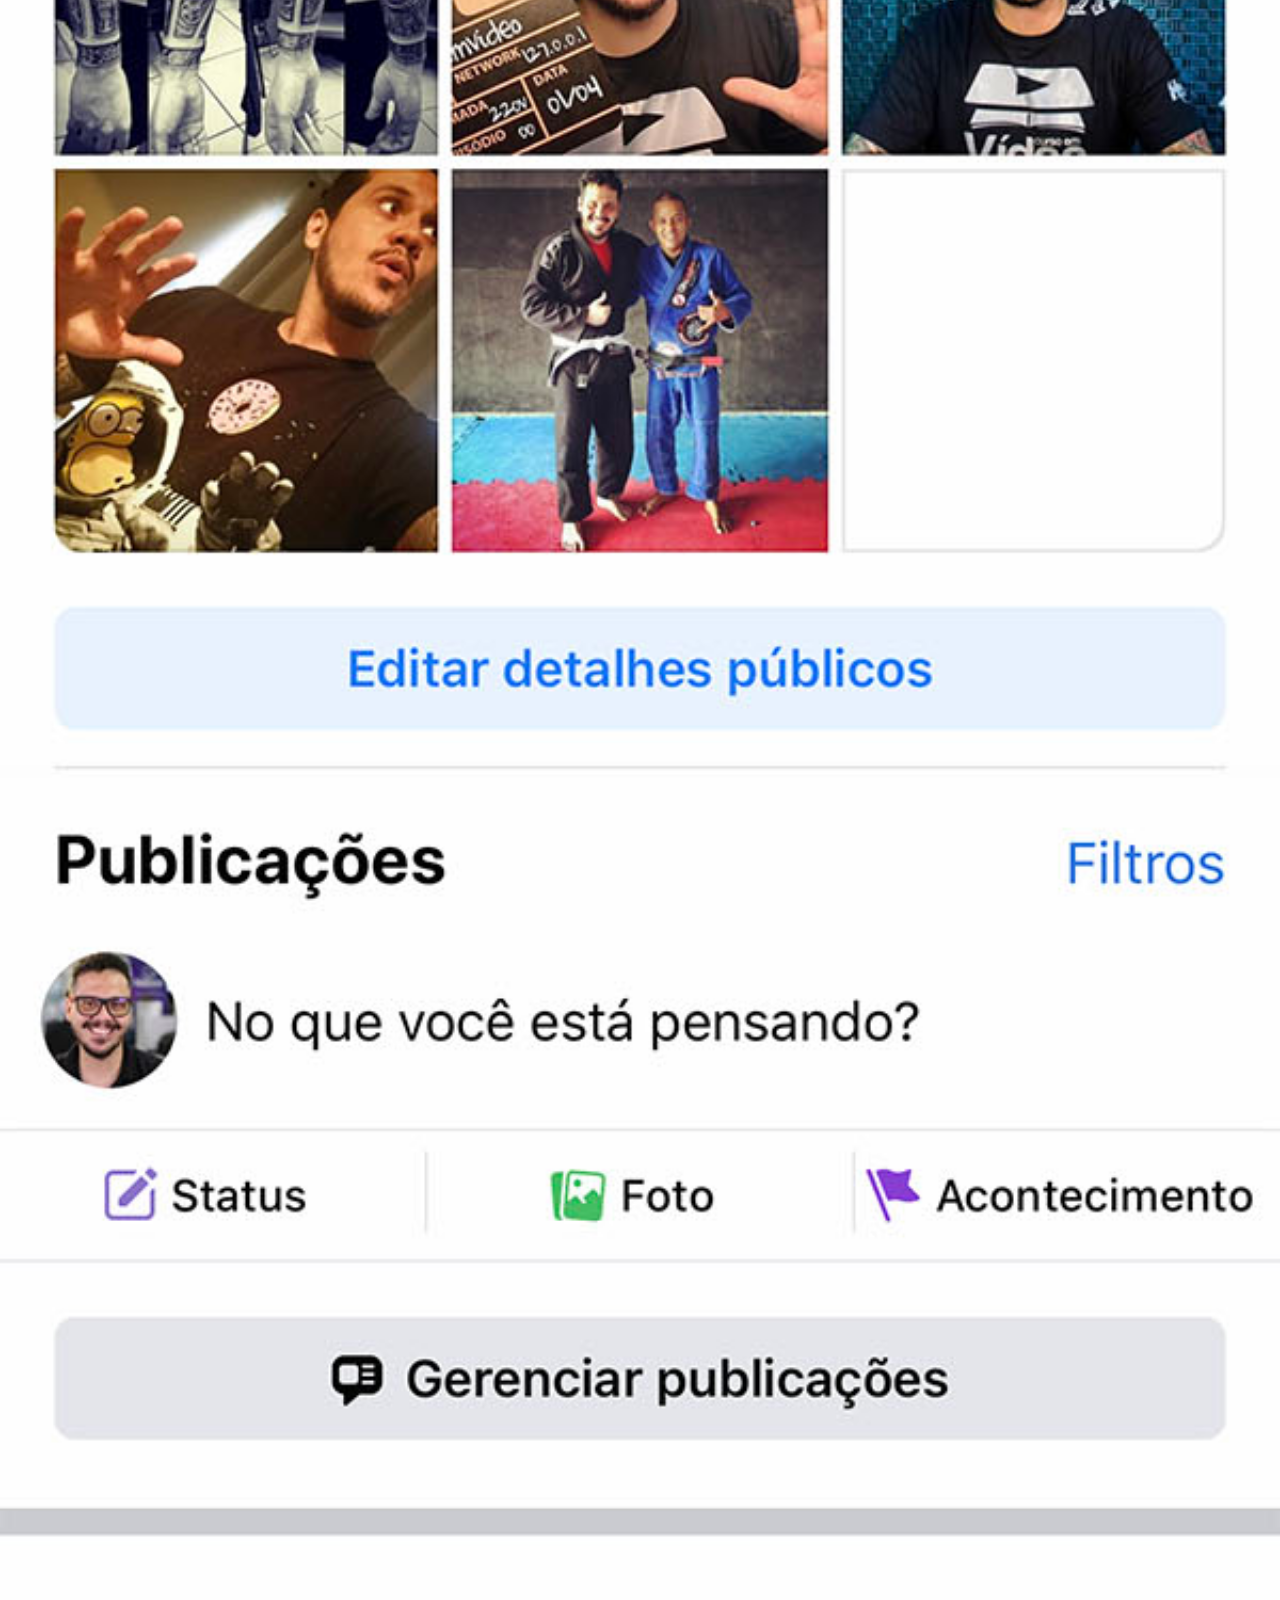
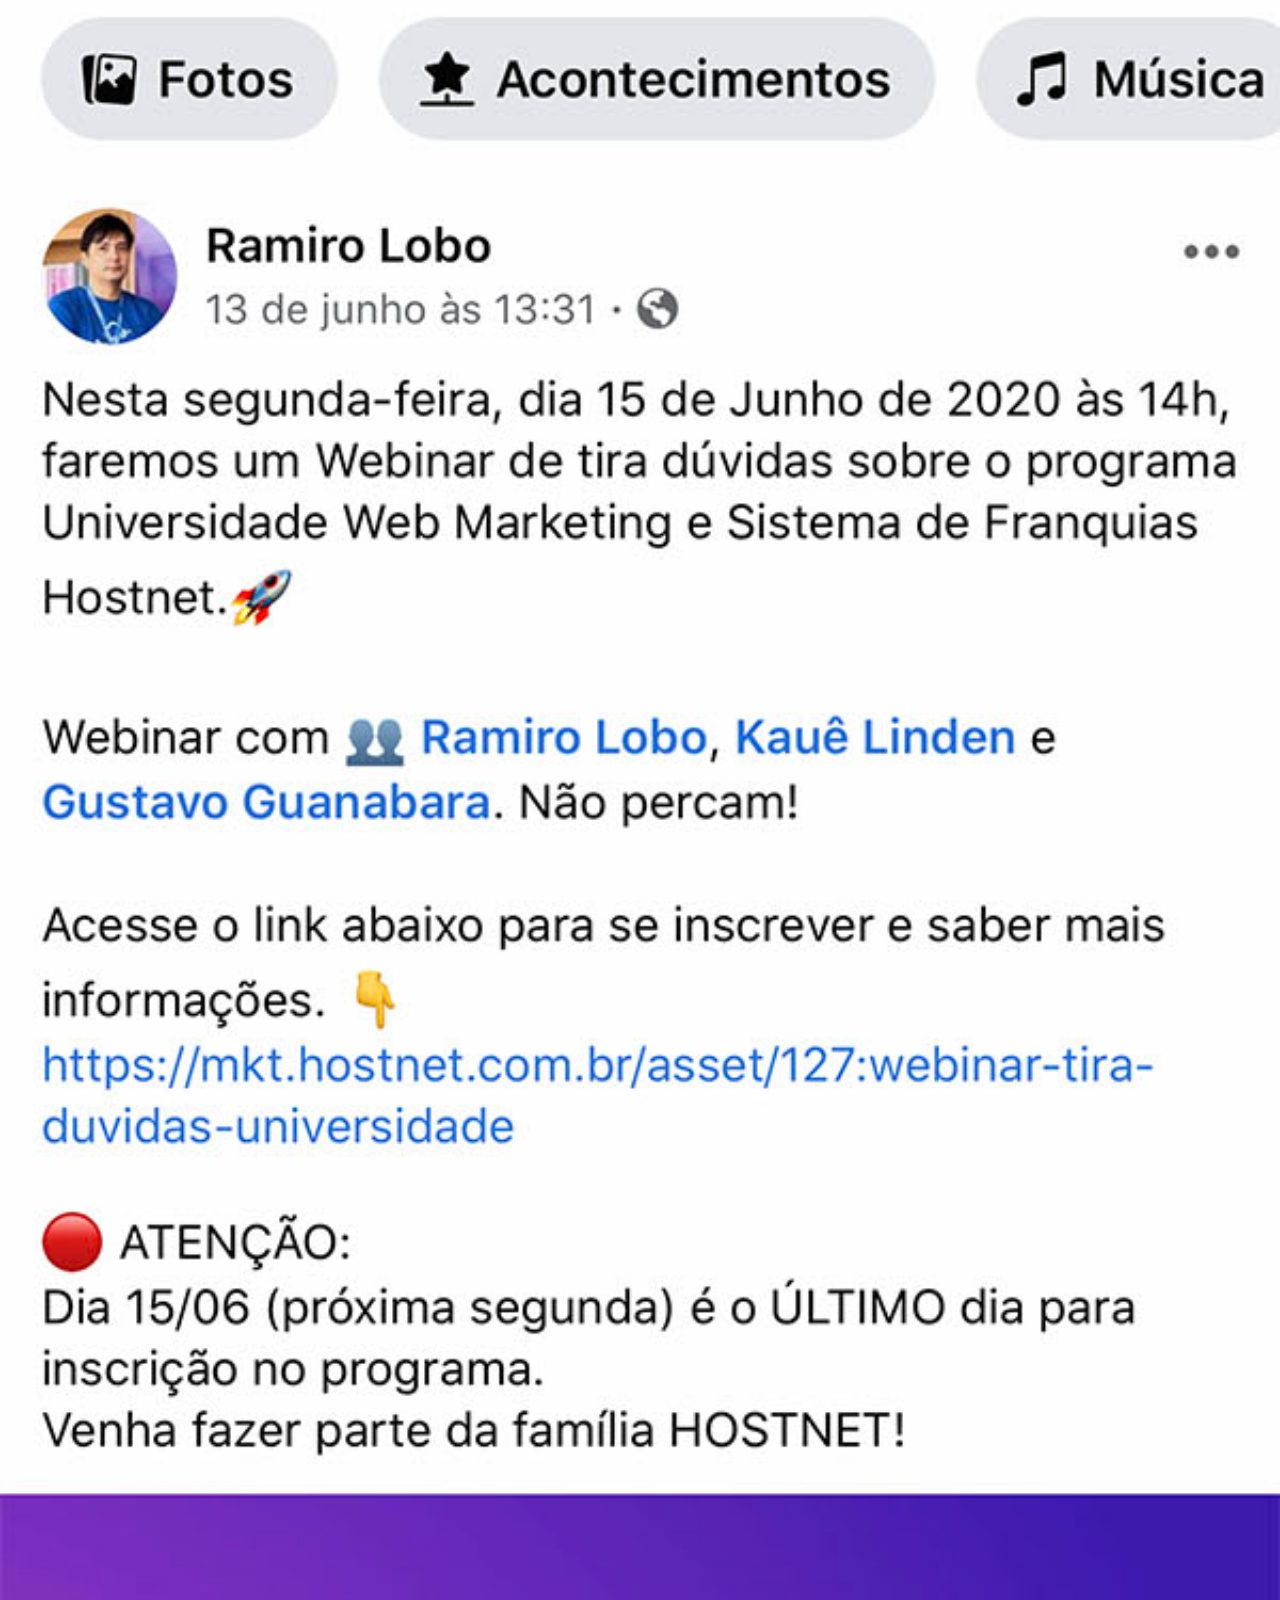
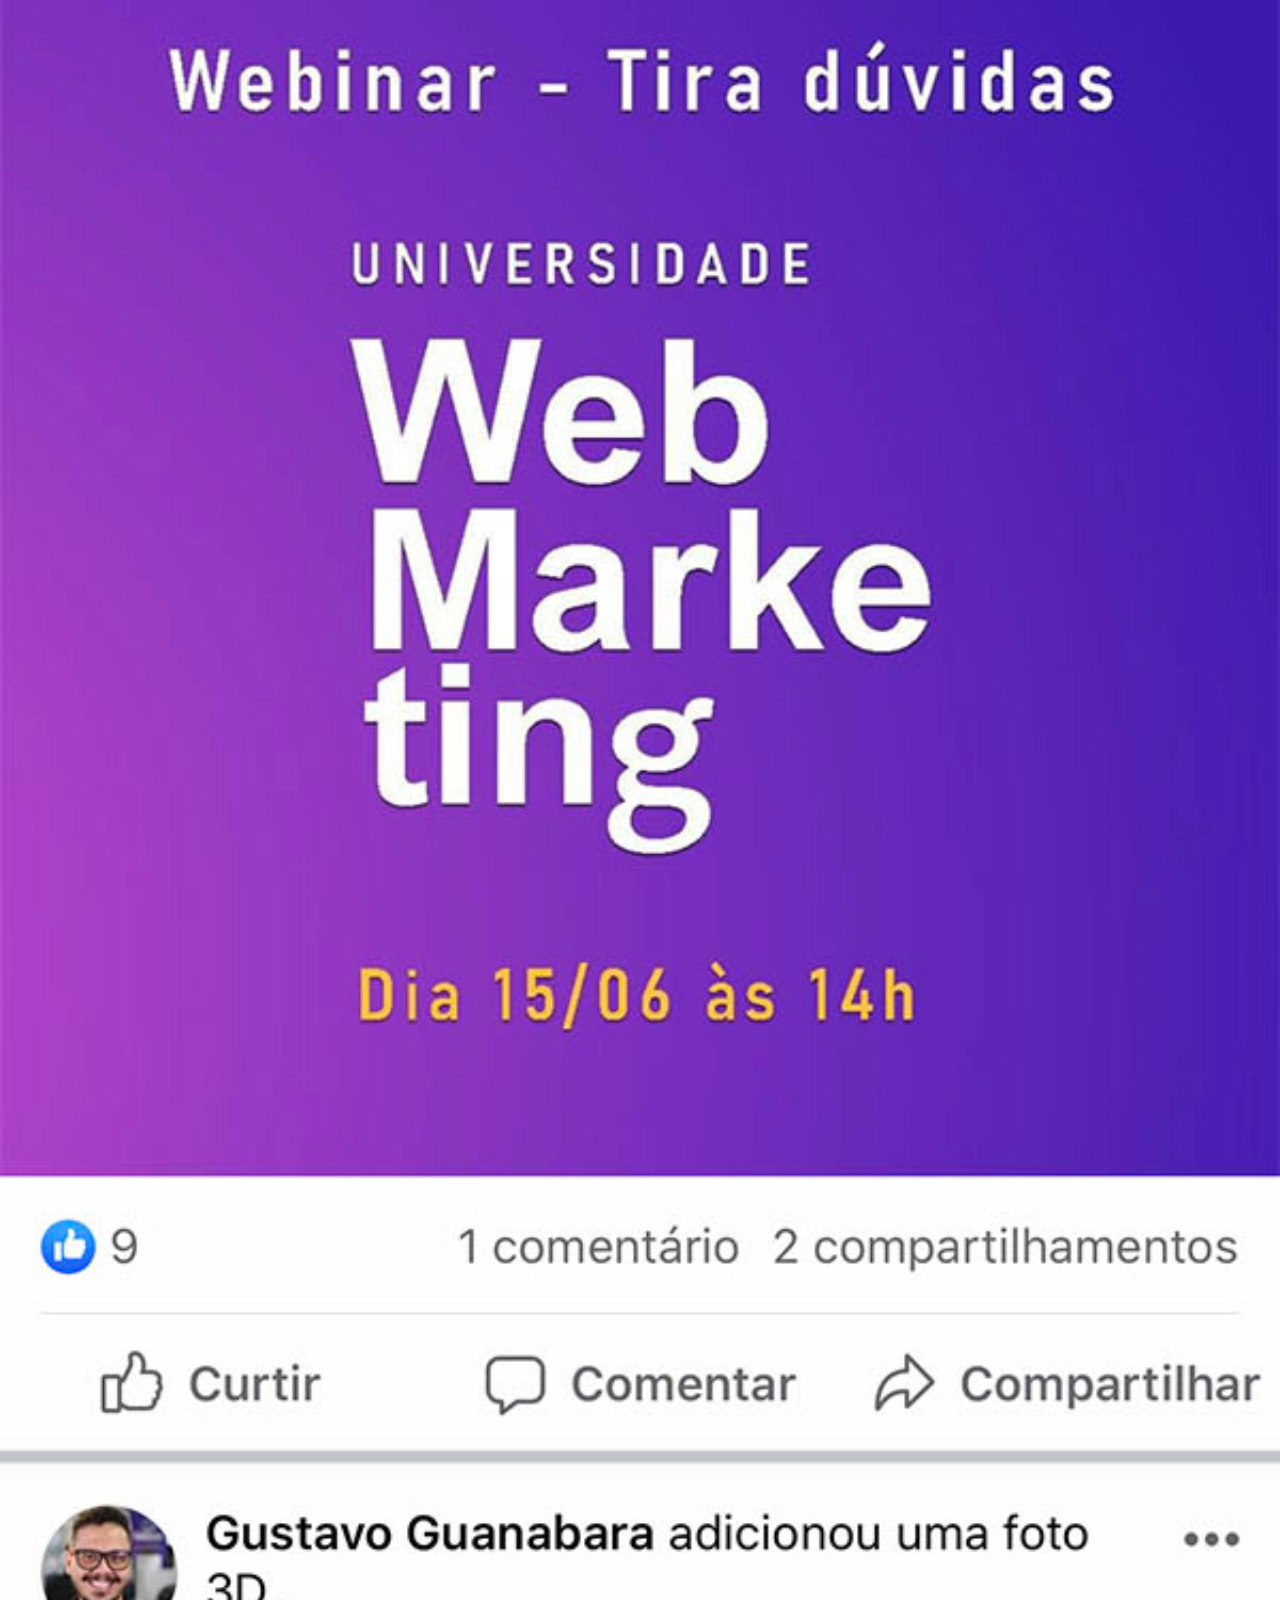
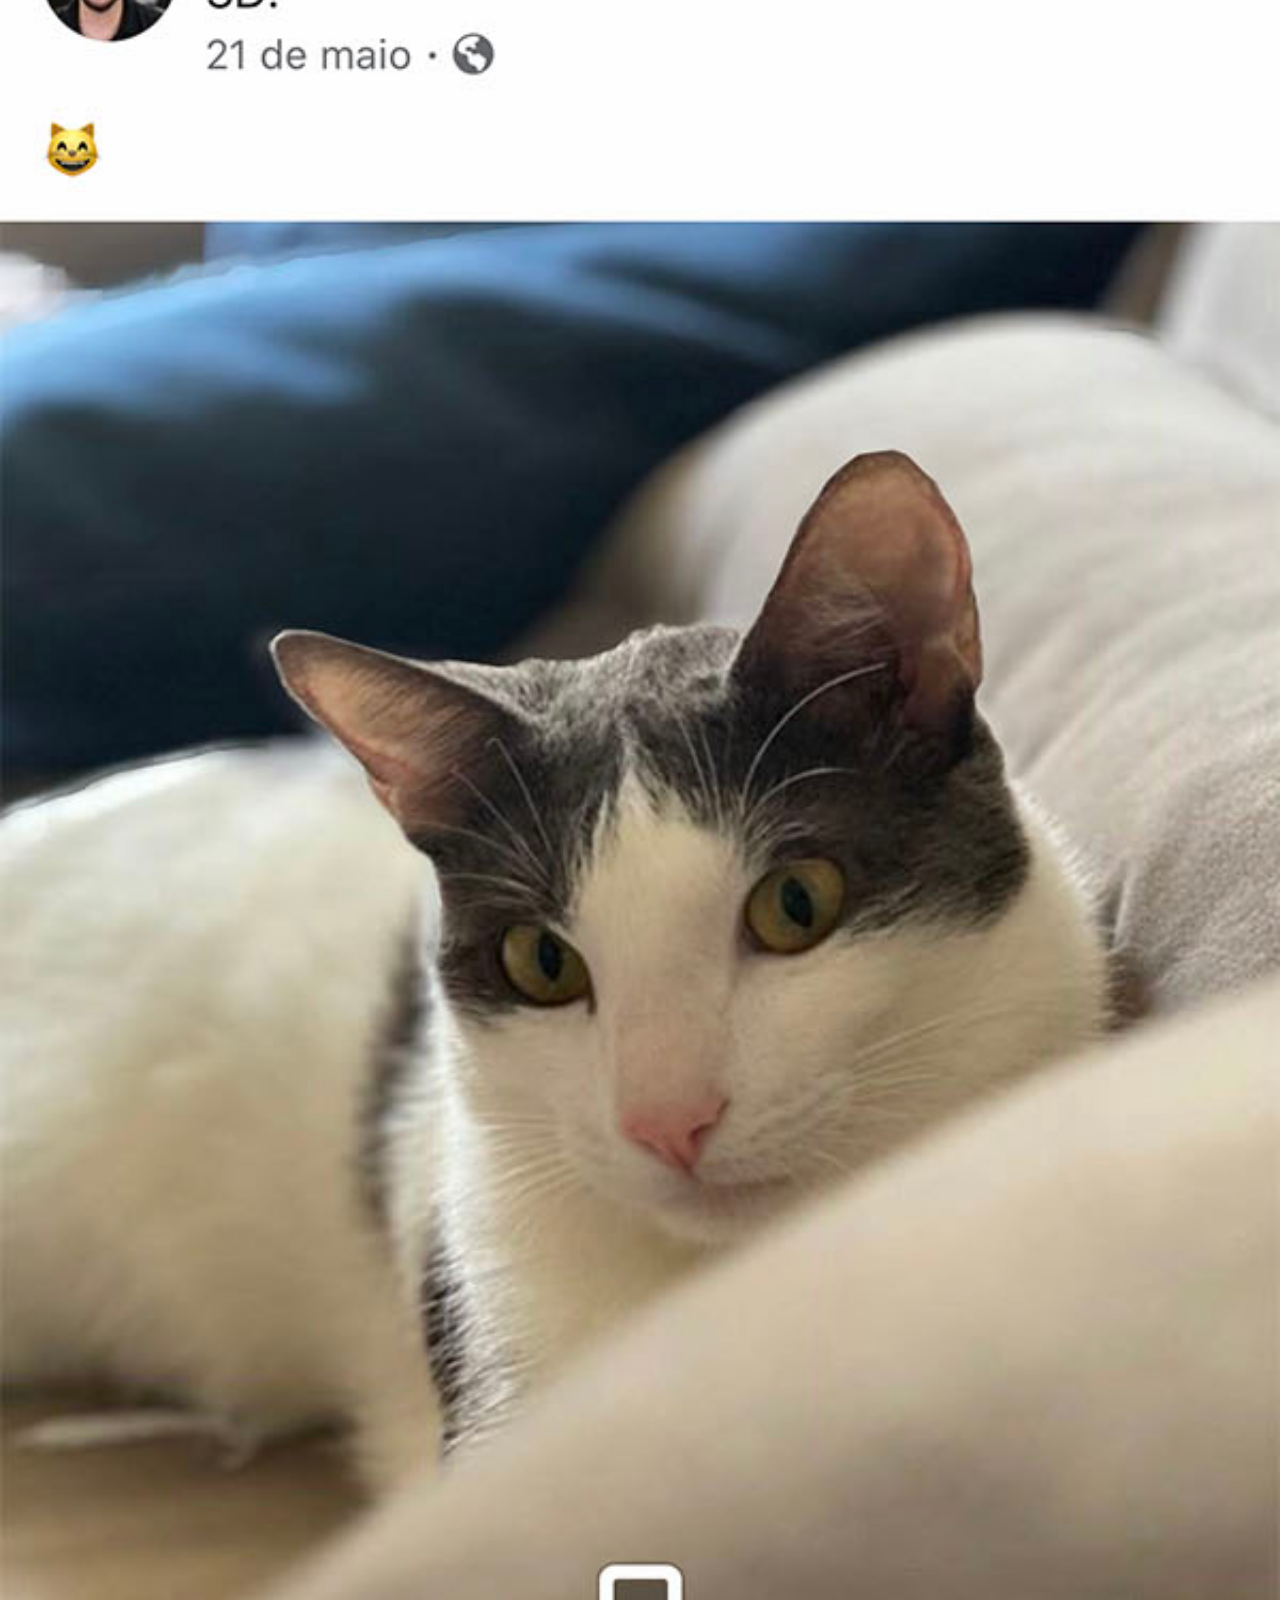
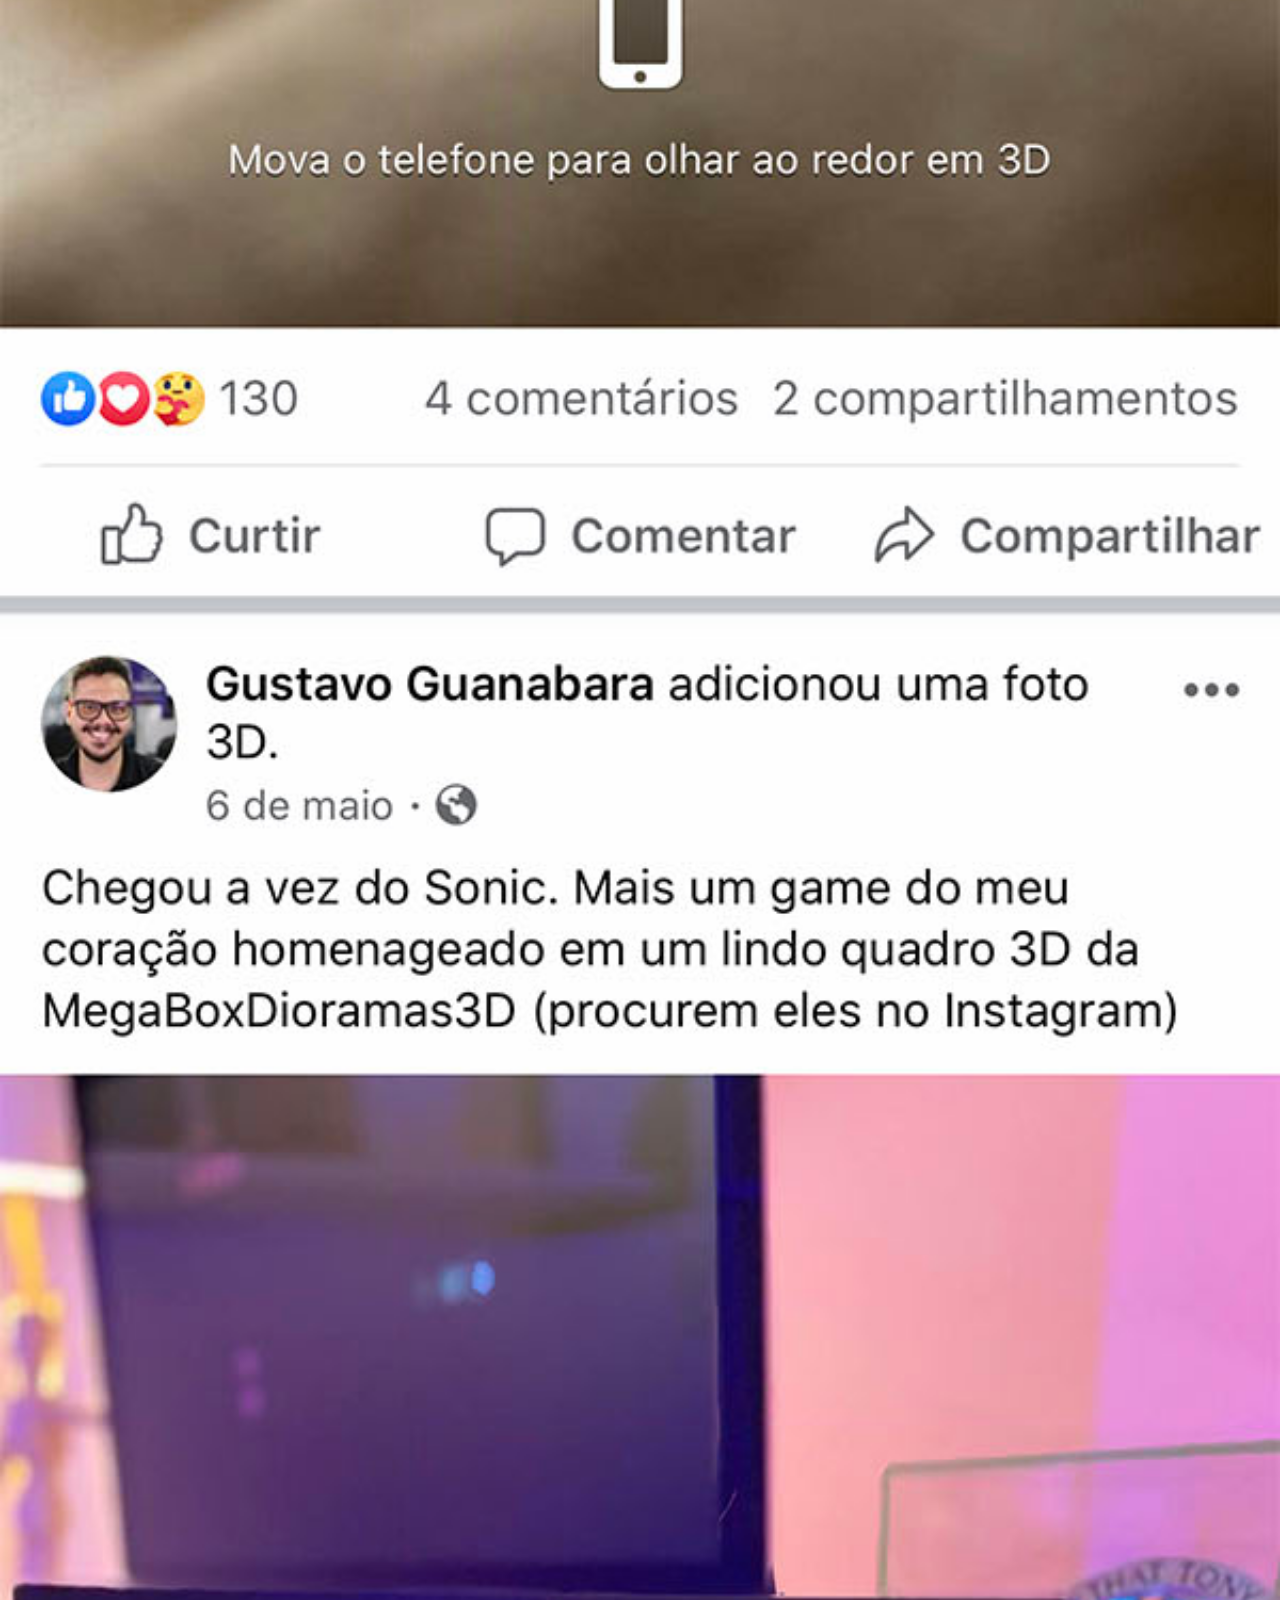
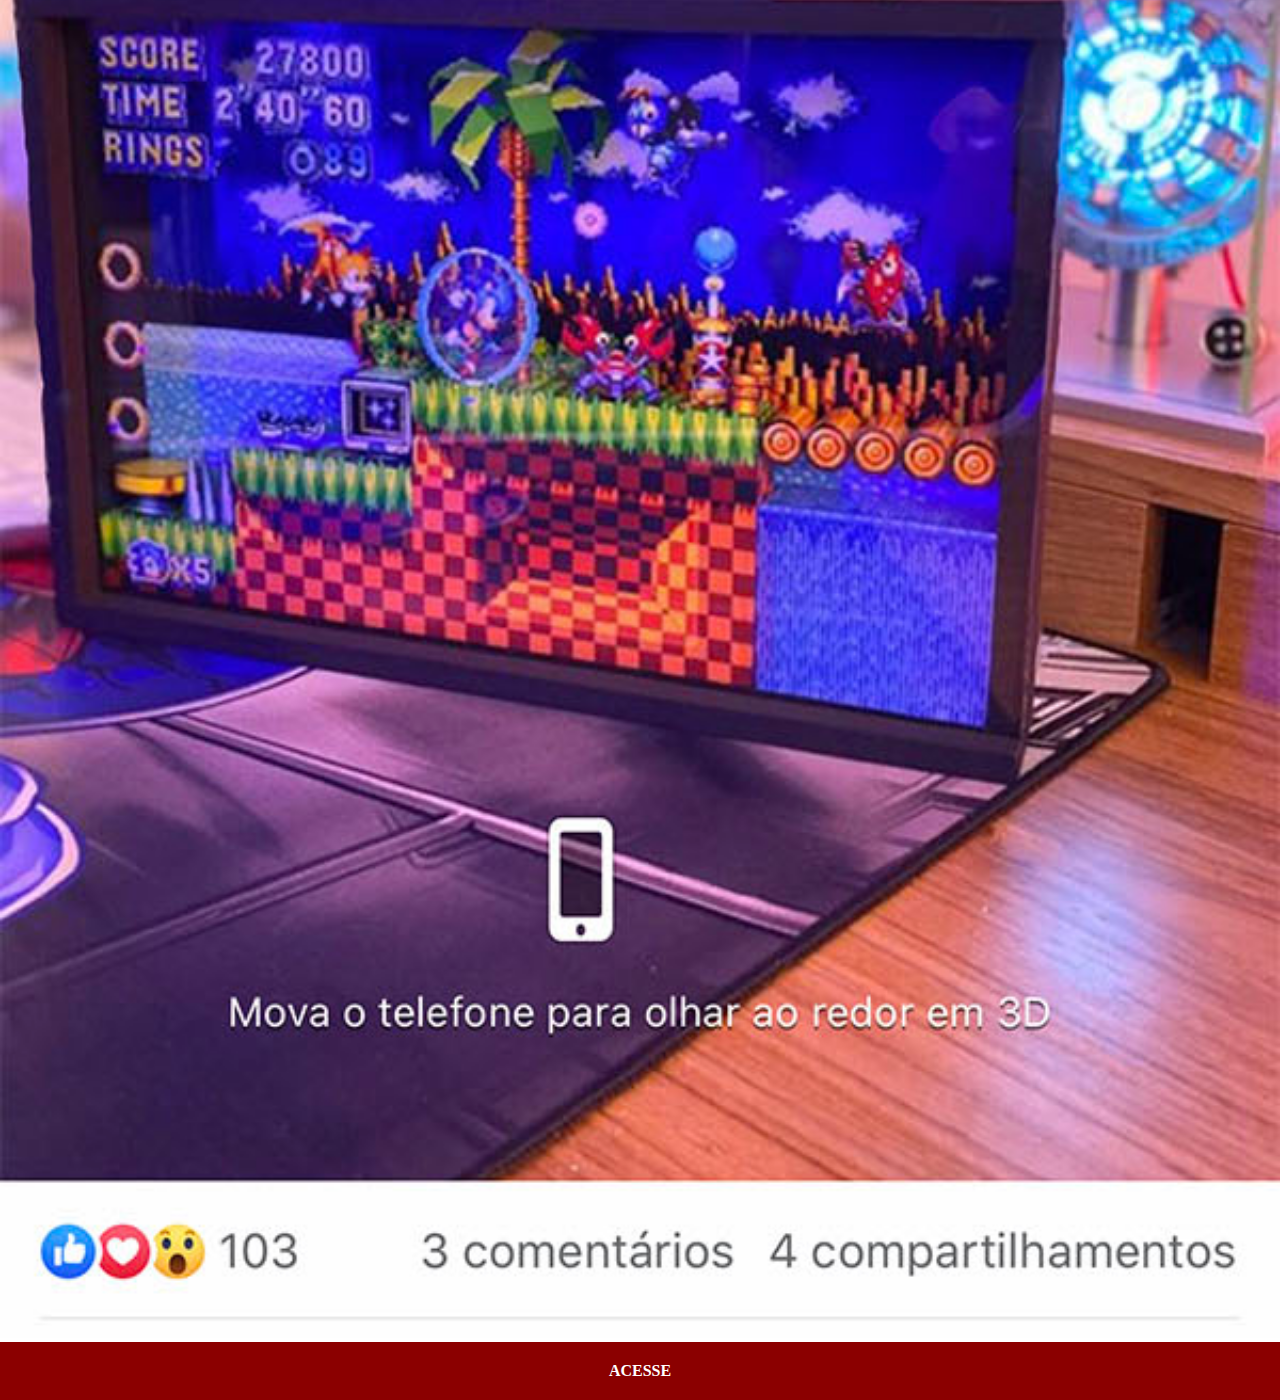
<file: redes-sociais/facebook.html>
<!DOCTYPE html>
<html lang="pt-br">
<head>
    <meta charset="UTF-8">
    <meta http-equiv="X-UA-Compatible" content="IE=edge">
    <meta name="viewport" content="width=device-width, initial-scale=1.0">
    <title>Facebook</title>
    <link rel="stylesheet" href="estilos/social.css">
</head>
<body>
    <img src="imagens/tela-facebook.jpg" alt="Facebook">
    <a href="https://www.facebook.com/search/top?q=gustavo%20guanabara" target="_blank">ACESSE</a>
</body>
</html>
</file>
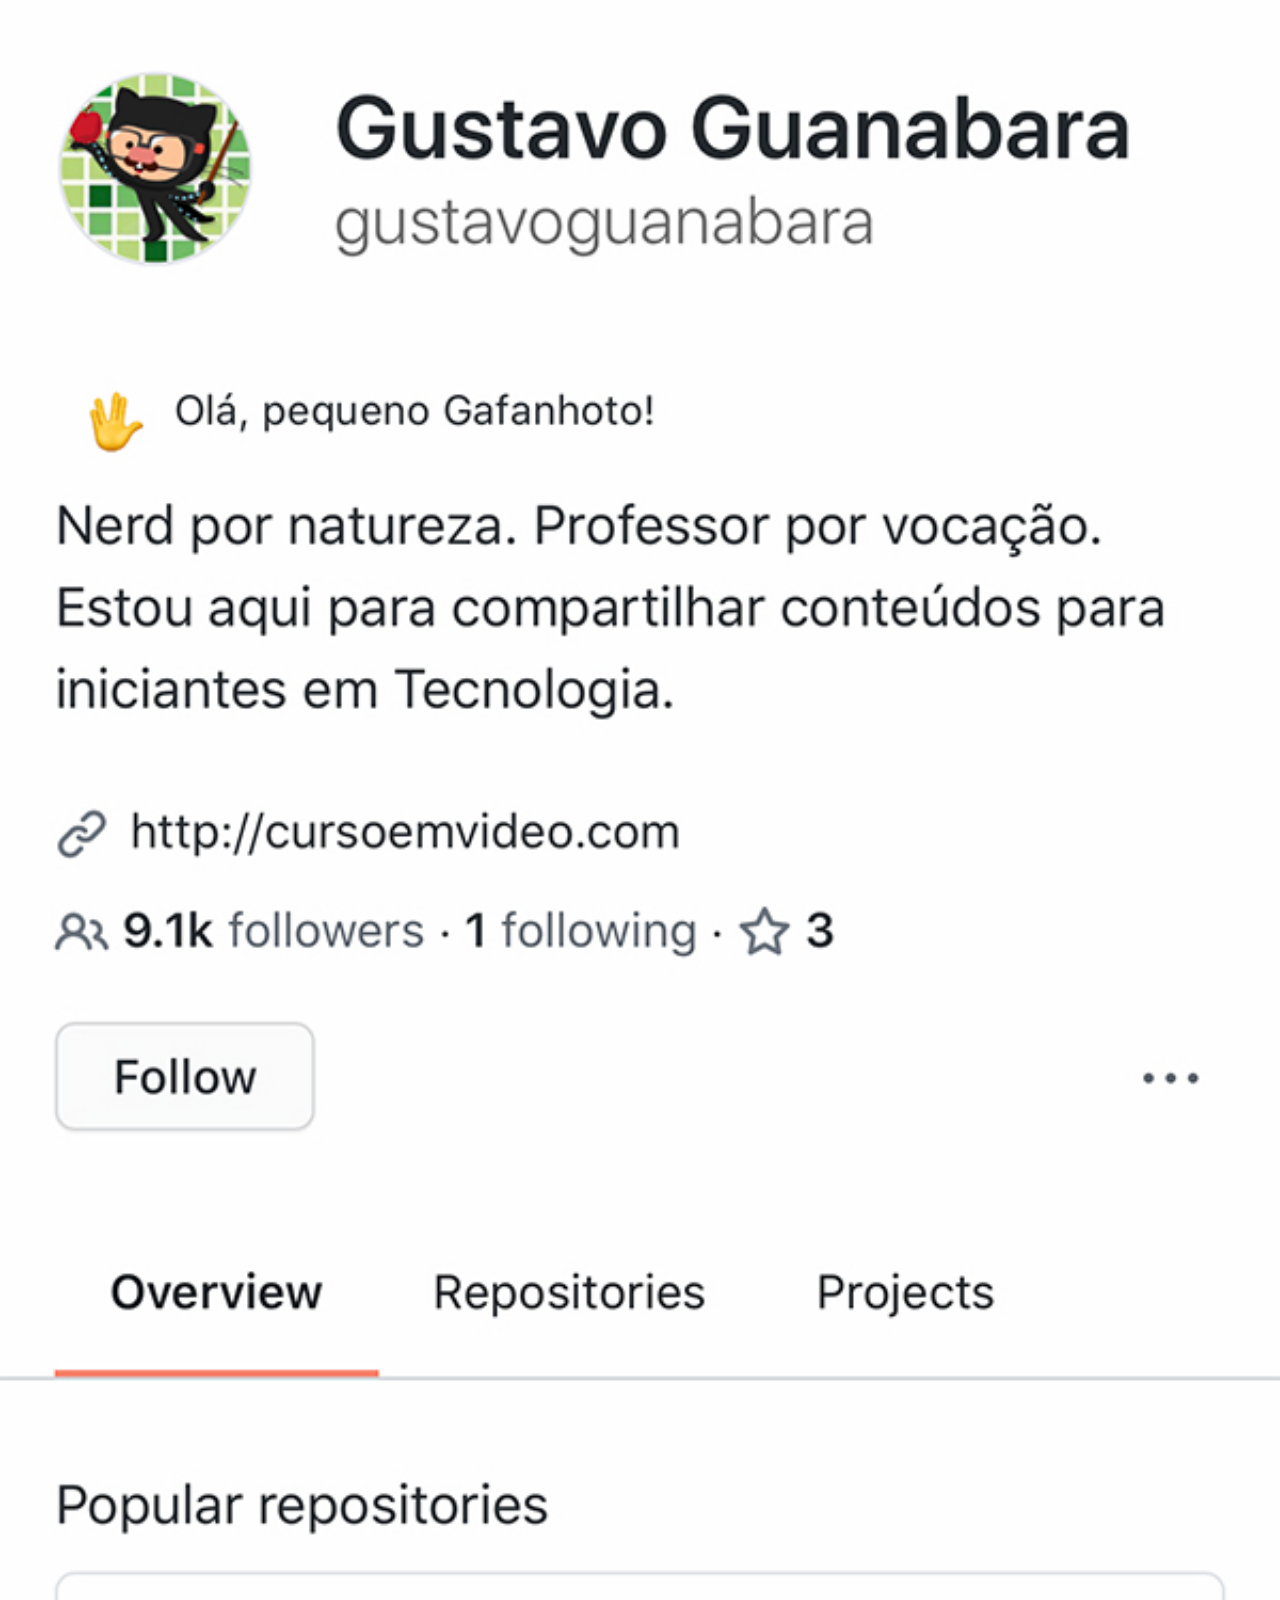
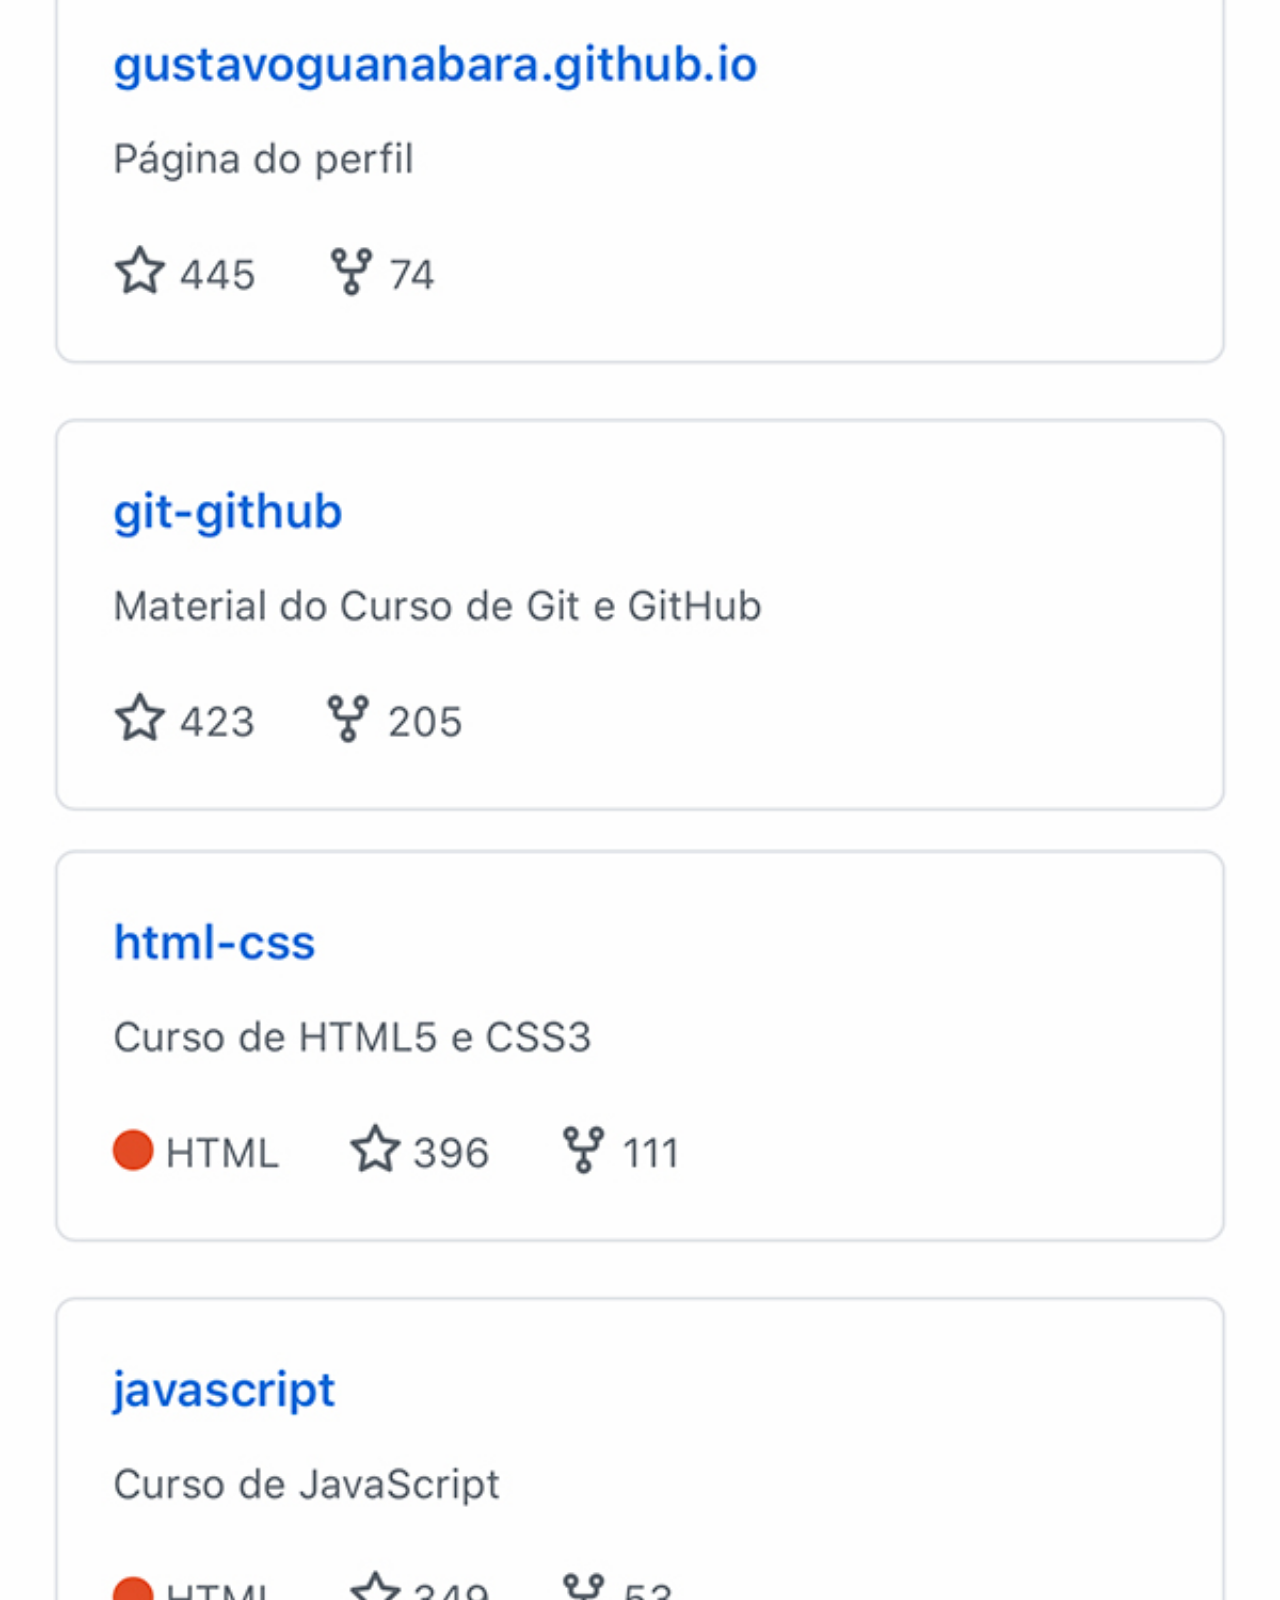
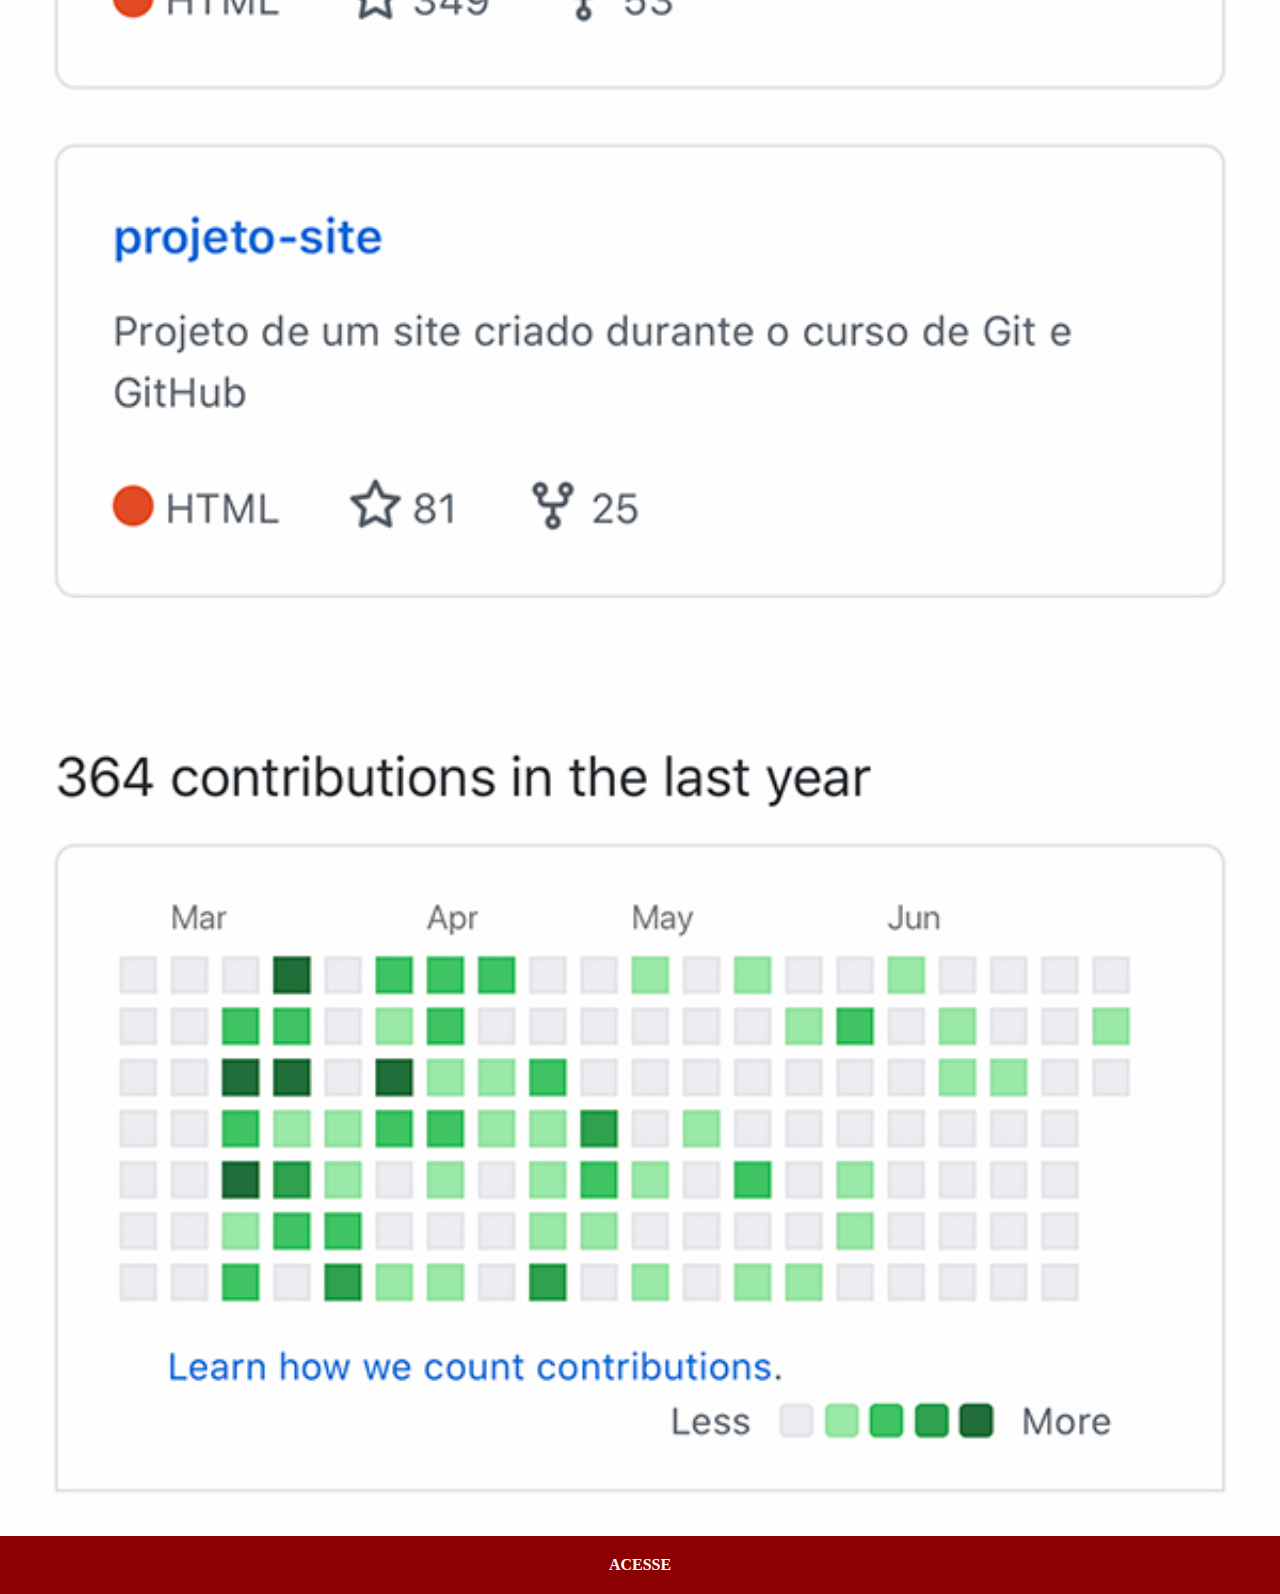
<file: redes-sociais/github.html>
<!DOCTYPE html>
<html lang="en">
<head>
    <meta charset="UTF-8">
    <meta http-equiv="X-UA-Compatible" content="IE=edge">
    <meta name="viewport" content="width=device-width, initial-scale=1.0">
    <title>GitHub</title>
    <link rel="stylesheet" href="estilos/social.css">
</head>
<body>
    <img src="imagens/tela-github.jpg" alt="GitHub">
    <a href="https://github.com/gustavoguanabara" target="_blank">ACESSE</a>
</body>
</html>
</file>
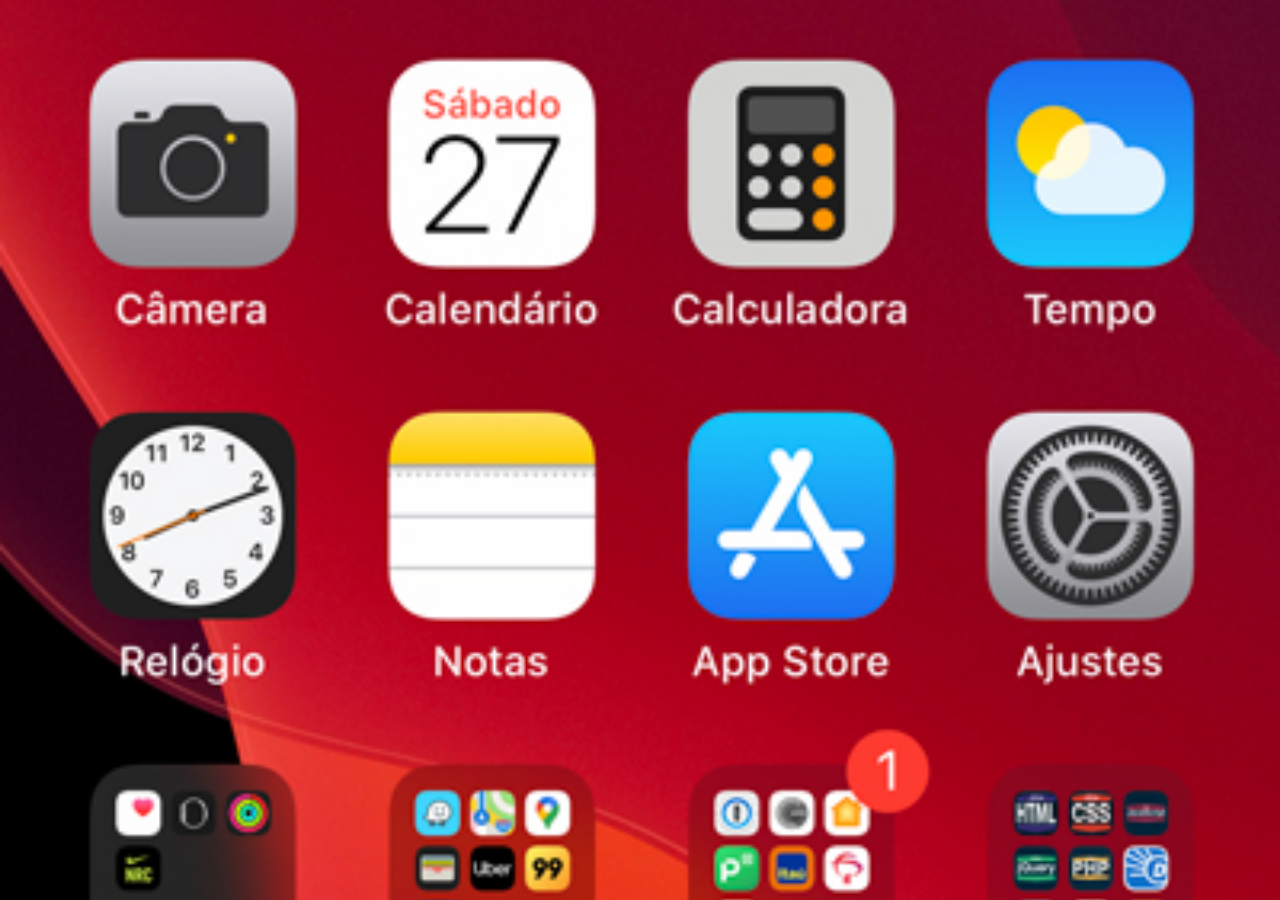
<file: redes-sociais/home.html>
<!DOCTYPE html>
<html lang="pt-br">
<head>
    <meta charset="UTF-8">
    <meta http-equiv="X-UA-Compatible" content="IE=edge">
    <meta name="viewport" content="width=device-width, initial-scale=1.0">
    <title>Home</title>
    <style>
        *{
            margin: 0px;
            padding: 0px;
        }
        body{
            width: 100vw;
            height: 100vh;
            background: black url('imagens/tela-home.jpg') no-repeat top center;
            background-size: cover;
        }
    </style>
</head>
<body>
    
</body>
</html>
</file>
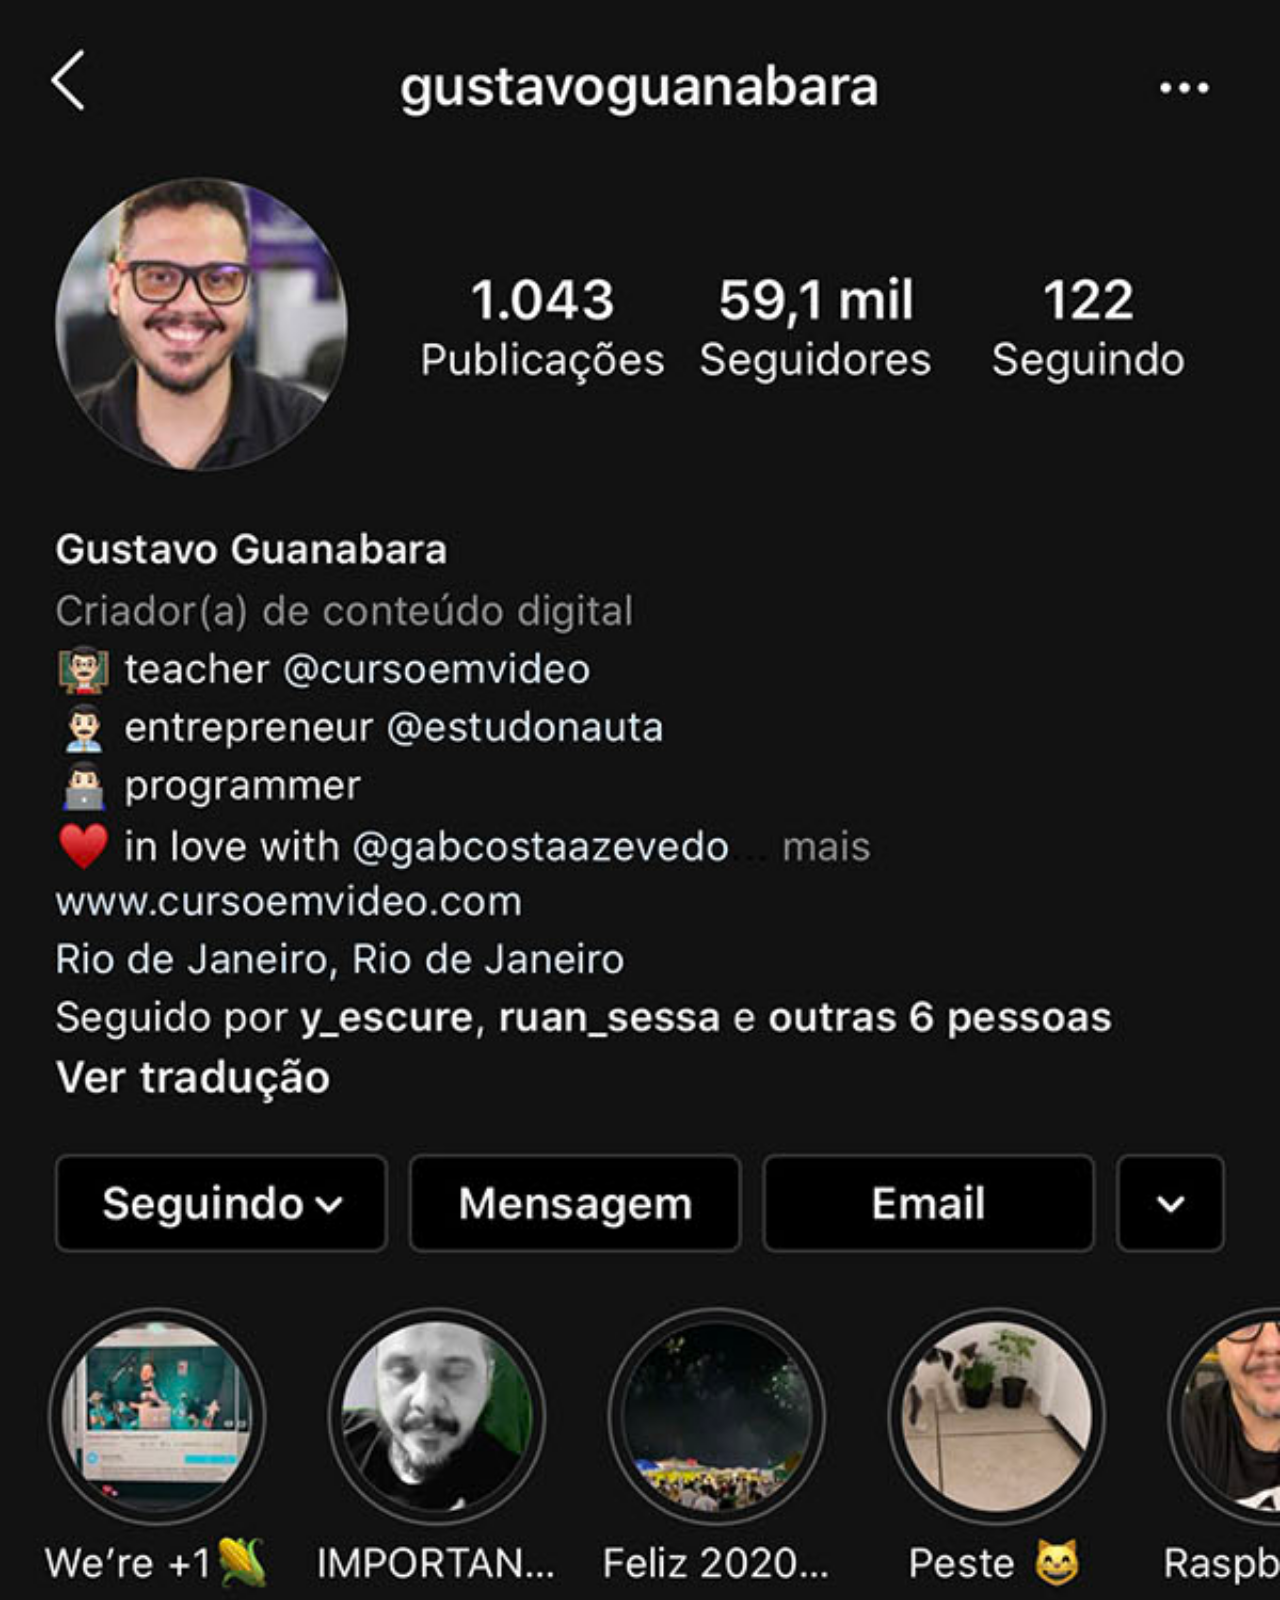
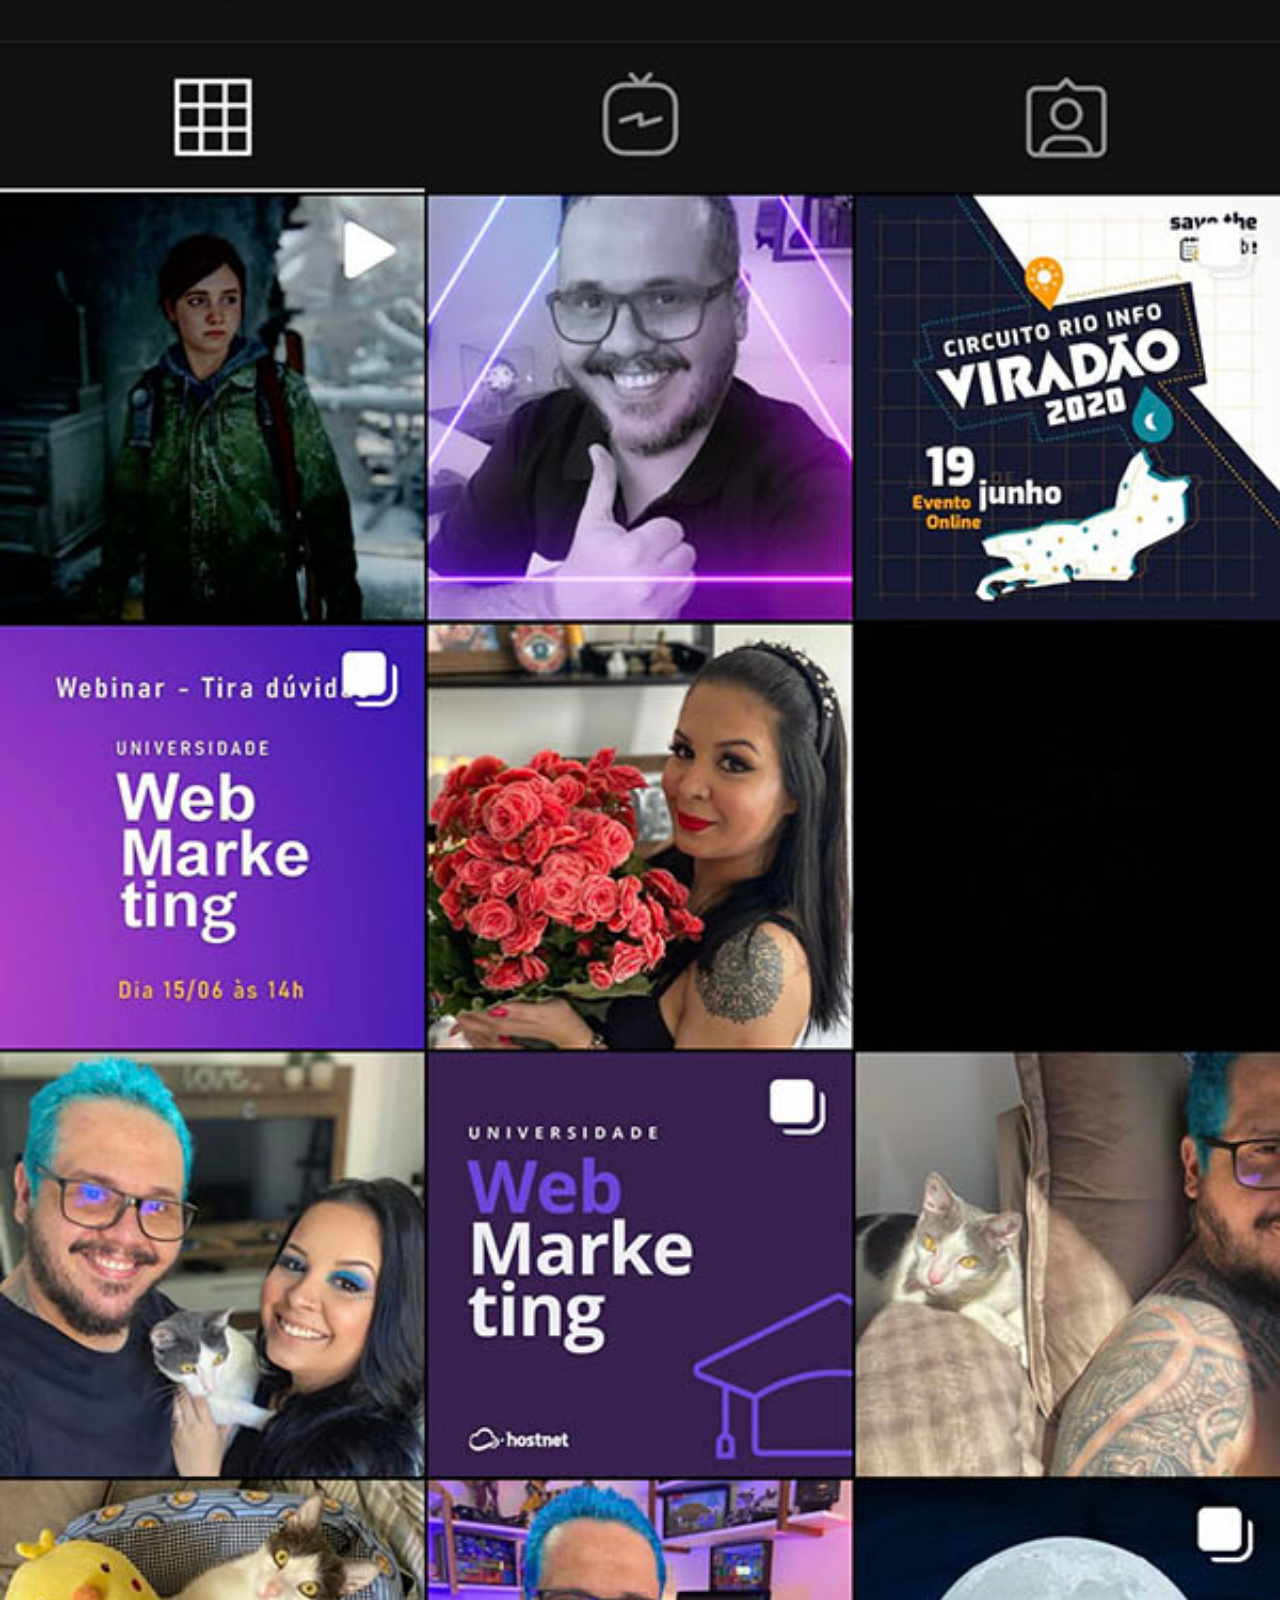
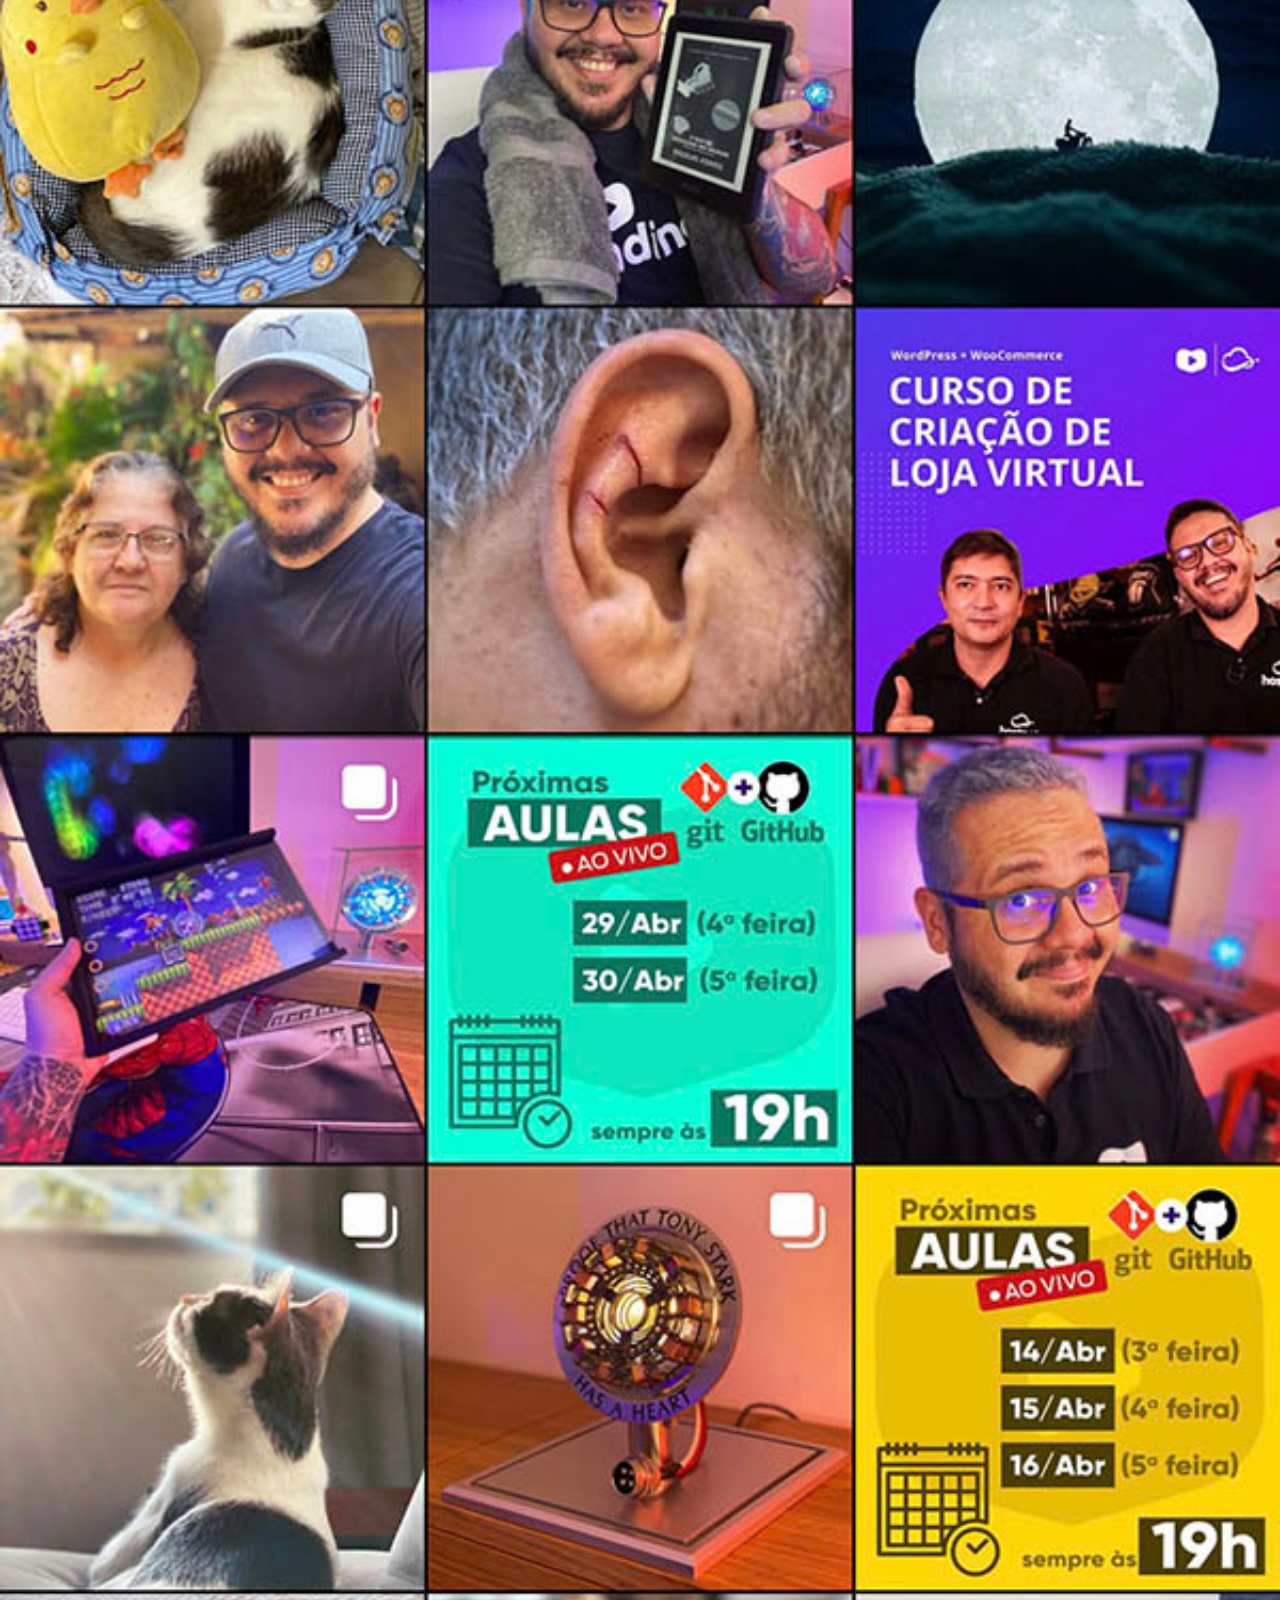
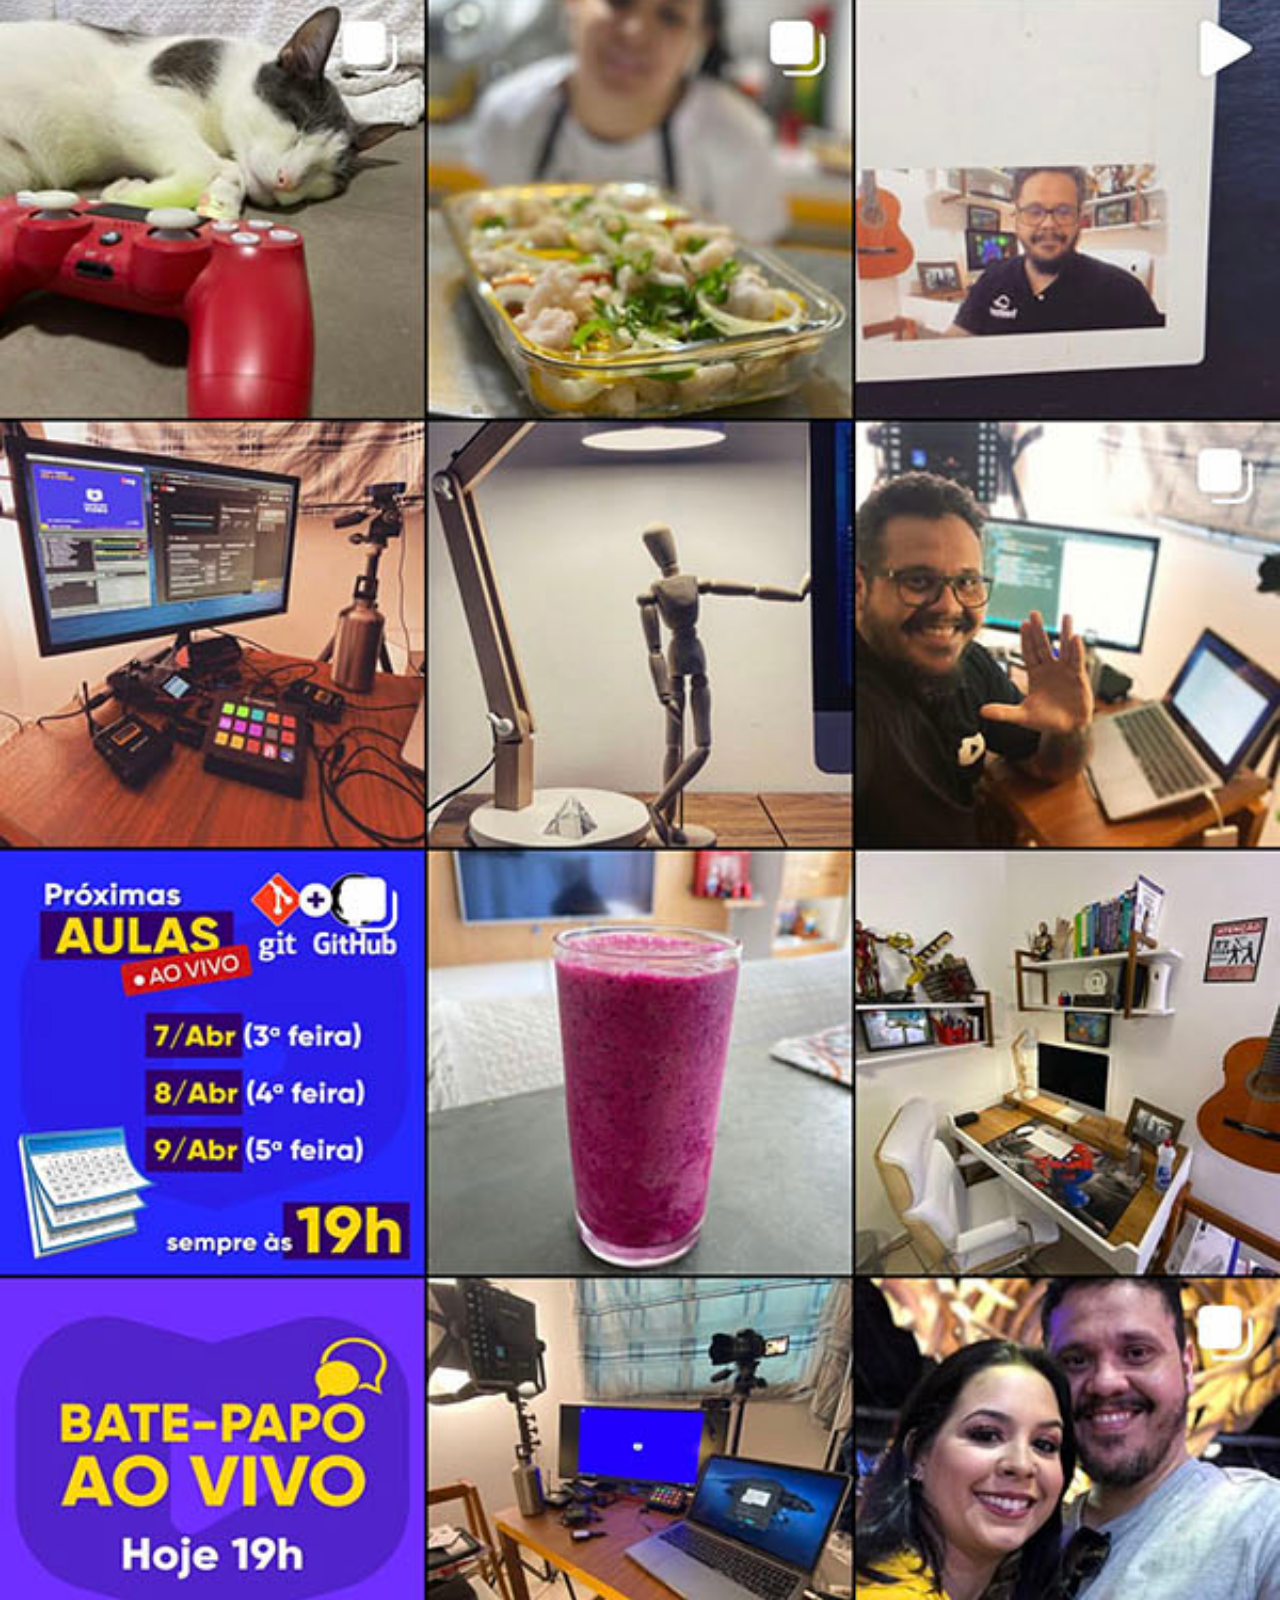
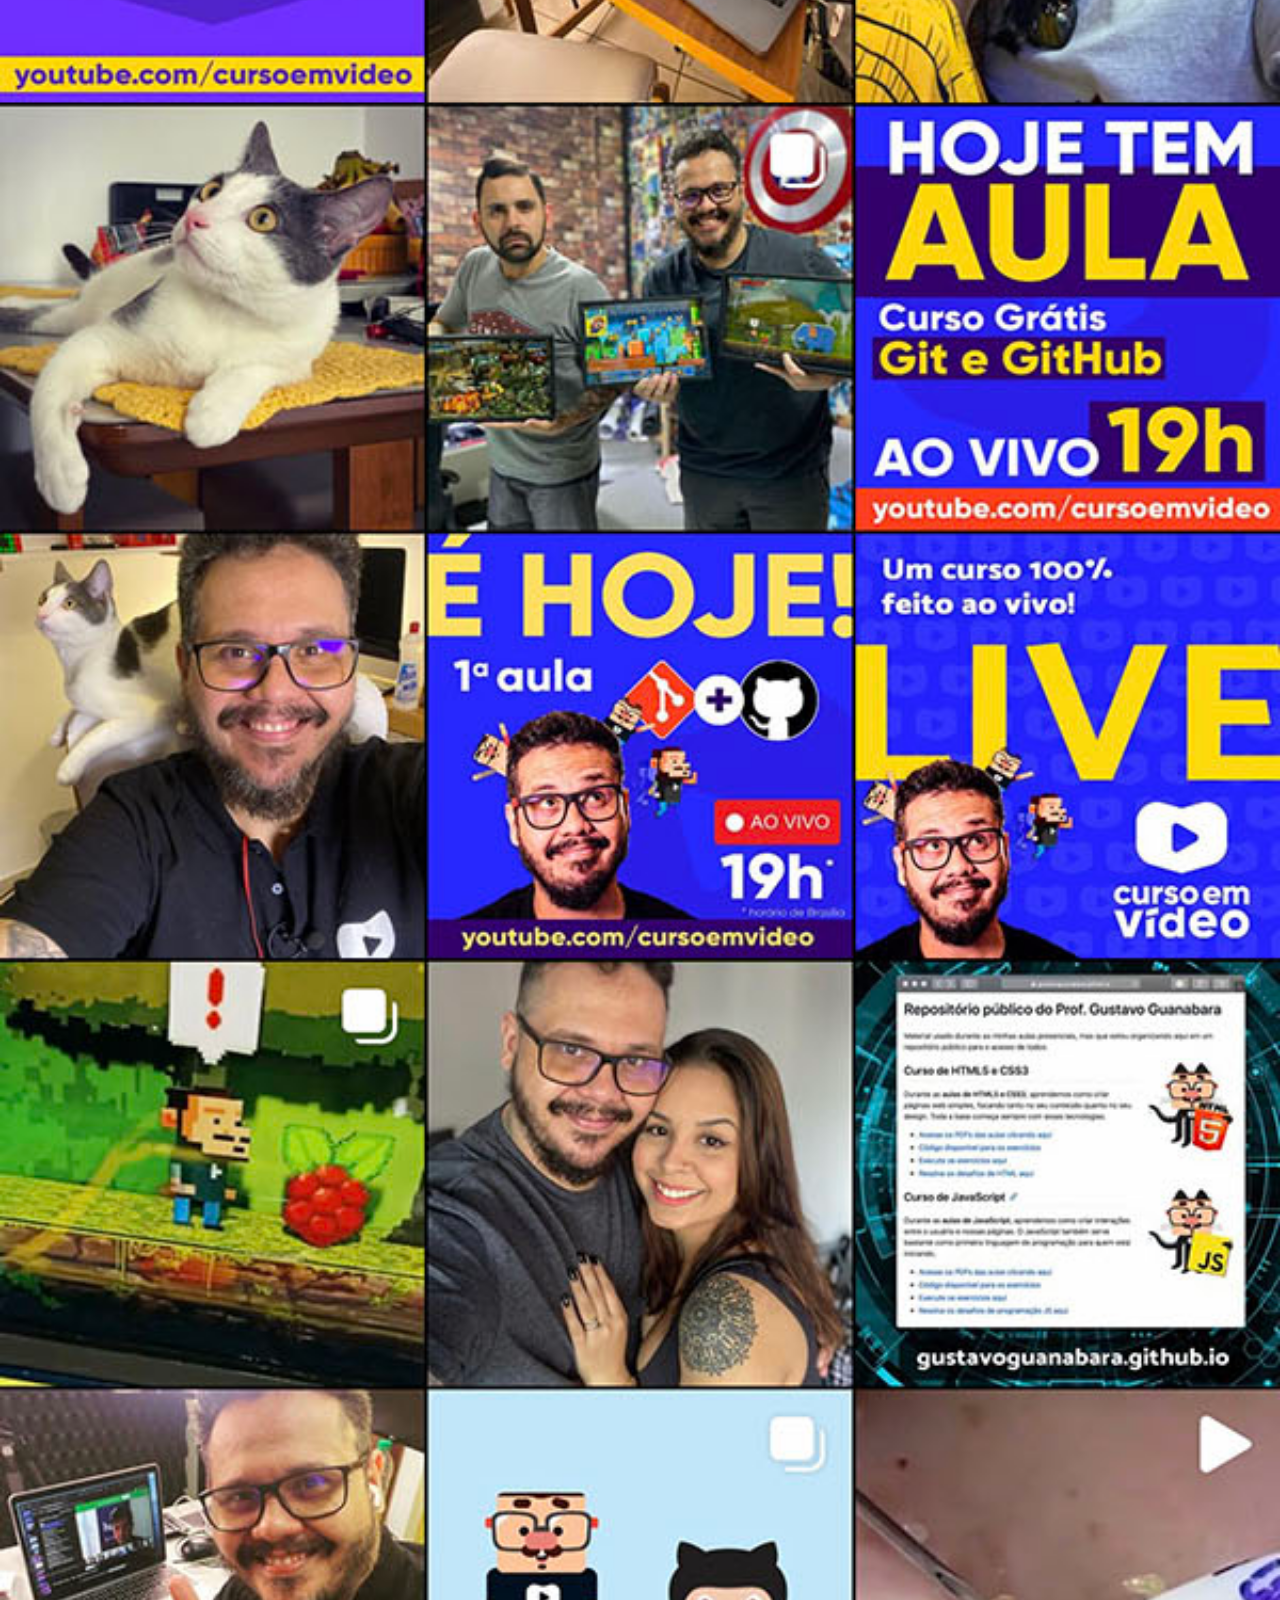
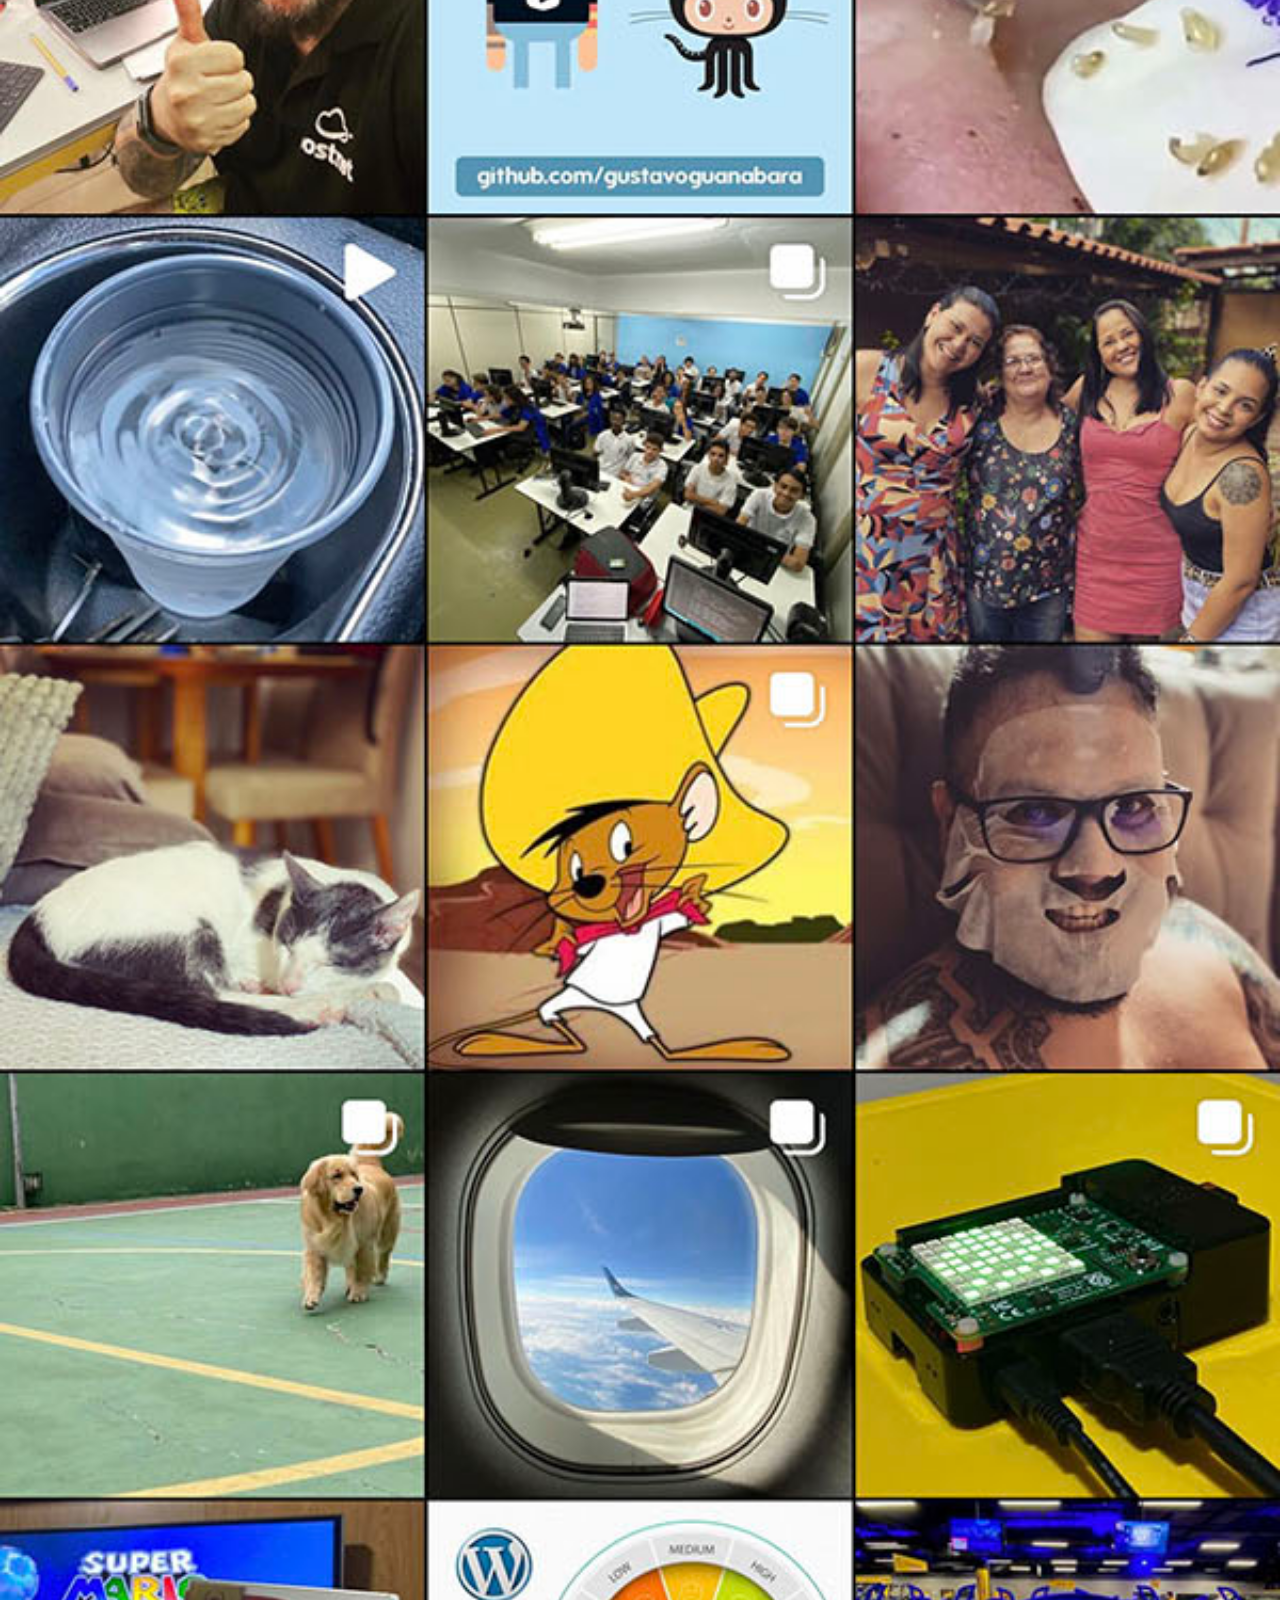
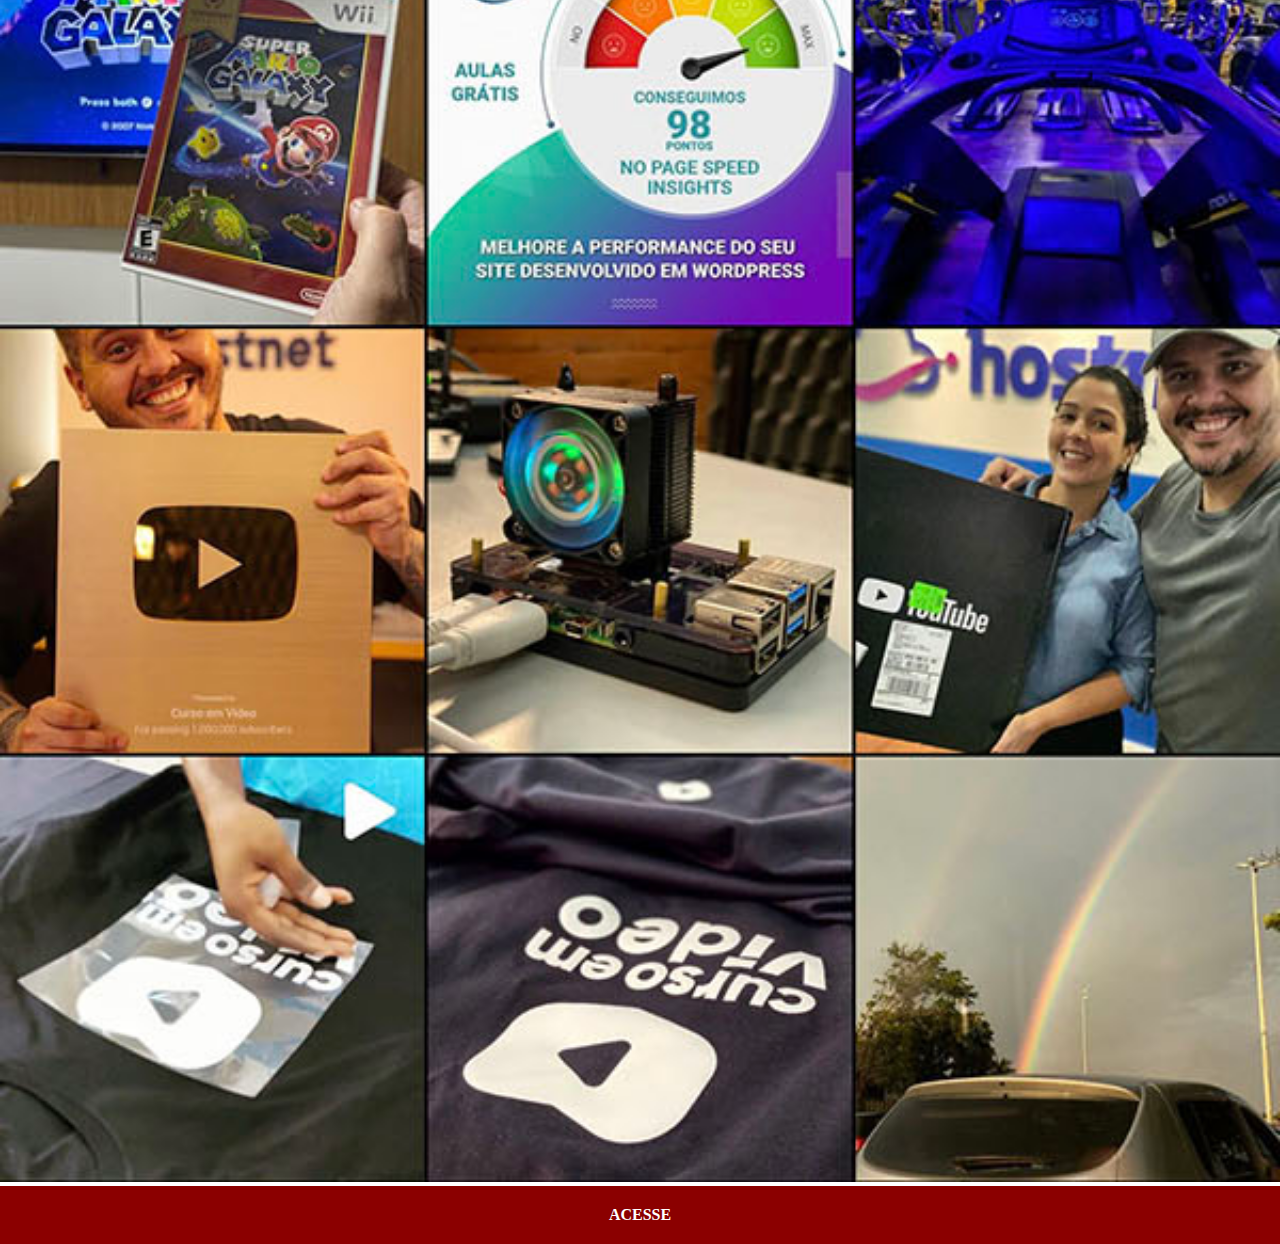
<file: redes-sociais/instagram.html>
<!DOCTYPE html>
<html lang="en">
<head>
    <meta charset="UTF-8">
    <meta http-equiv="X-UA-Compatible" content="IE=edge">
    <meta name="viewport" content="width=device-width, initial-scale=1.0">
    <title>Instagram</title>
    <link rel="stylesheet" href="estilos/social.css">
</head>
<body>
    <img src="imagens/tela-instagram.jpg" alt="Instagram">
    <a href="https://www.instagram.com/gustavoguanabara/" target="_blank">ACESSE</a>
</body>
</html>
</file>
<file: CV Joilson Silva/estilos/style.css>
@charset "UTF-8";

*{
    font-family: -apple-system, BlinkMacSystemFont, 'Segoe UI', Roboto, Oxygen, Ubuntu, Cantarell, 'Open Sans', 'Helvetica Neue', sans-serif;
    margin: 0px;
    padding: 0px;
}

body, html{
    width: 100vw;
    height: 100vh;
}

main{
    width: 100vw;
    height: 100vh;
}

section#perfil{
    margin: auto;
    width: 300px;
    padding: 30px;
    text-align: center;
    text-shadow: 1px 1px 2px rgba(0, 0, 0, 0.368);
    border-bottom: 1px solid rgba(0, 0, 0, 0.73);
}

section#perfil > img{
    width: 100px;
    border-radius: 50%;
    float: left;
    box-shadow: 1px 1px 4px rgba(0, 0, 0, 0.608);
}

section#perfil  h1{
    font-size: 1.5em;
    padding-top: 20px;
}

section#perfil  p{
    padding-bottom: 20px;
}

section#apresentacao{
    margin: auto;
    width: 80vw;
    height: 650px;
    border-left: 1px solid black;
    padding-left: 10px;
}

section#apresentacao  h2{
    font-size: 1.3em;
    padding: 0px 0px 10px 0px;
}

section#apresentacao p{
    padding-bottom: 7px;
}

section#apresentacao div{
    padding: 30px 0px 30px 10px;
}

section#apresentacao div span{
    font-size: 18px;
}

section#exp{
    width: 90vw;
    margin: auto;
    padding-top: 30px;
}

section#exp div{
    padding: 25px;
}

section#exp div h2{
    width: 300px;
    border-bottom: 1px solid black;
}

section#exp div h3{
    padding-top: 15px;
}

section#exp p{
    padding-top: 5px;
    padding-bottom: 10px;
    text-indent: 2em;
    text-align: justify;
    line-height: 1.5em;
}

section#exp ul{
    padding-top: 15px;
    padding-left: 30px;
}

section#exp ul li{
    padding-bottom: 5px;
}
</file>
<file: CV Joilson Silva/estilos/mediaquery.css>
@charset "UTF-8";

@media screen and (min-width: 768px) and (max-width: 1130px) {
    body{
        background: url(../imagens/lapis2.jpg);
        background-color: aquamarine;
        background-size: cover;
        background-repeat: none;
        background-position: center center;
        height: 1080px;
    }

    section#cv{
        margin: auto;
        max-width: 90vw;
        height: 950px;
        background-color: whitesmoke;
        margin-top: 100px;
        box-shadow: -20px 20px 15px rgba(0, 0, 0, 0.434);
    }

    section#cv h1, h2 ,h3 ,p {
        font-weight: 400;
    }

    section#perfil{
        width: 600px;
        text-align: left;
    }

    section#perfil img{
        margin-left: 70px;
        margin-right: 20px;
    }

    section#apresentacao{
        height: 450px;
        width: 32%;
        float: left;
        margin-top: 13px;
        padding-bottom: 300px;
        padding-left: 40px;
        border: none;
        border-right: 1px solid black;
    }

    section#exp {
        margin-top: -10px;
        float: right;
        max-width: 55vw;
    }

    section#exp div h2{
        border: none;
    }
}

@media screen and (min-width: 1130px) {
    body{
        margin: auto;
        background: url(../imagens/lapis2.jpg);
        background-size: cover;
        background-repeat: none;
        background-position: center center;
    }

    main{
        margin: auto;
        max-width: 75vw;
        height: 1100px;
    }

    section#cv{
        margin-top: 100px;
        height: 1000px;
        background-color: whitesmoke;
        box-shadow: -40px 40px 15px rgba(0, 0, 0, 0.434);
    }

    section#cv h1, h2, h3, p{
        font-weight: 400;
    }

    section#perfil {
        height: 150px;
        text-align: left;
        width: 67vw;
    }

    section#perfil img{
        margin-top: 20px;
        margin-right: 60px;
        float: right;
    }

    section#perfil div#perfiltxt{
        margin-left: 60px;
        margin-top: 25px;
    }

    div#perfiltxt h1{
        font-size:2em ;
    }

    section#apresentacao{
        height: 400px;
        width: 30%;
        padding-top: 13px;
        border: none;
        border-right: 1px solid black;
        float: left;
        padding-left: 30px;
        padding-bottom: 300px;
    }

    section#apresentacao div{
        width: 80%;
        border-bottom: 1px solid black;
    }

    section#apresentacao div#skills{
        border: none;
    }

    section#apresentacao p{
        padding-bottom: 15px;
    }

    section#exp{
        margin-top:10px;
        width: 45vw;
        margin-right: 30px;
    }

    section#exp div{
        padding-top: 0px;
        border-bottom: 1px solid black;
        margin-bottom: 40px;
    }

    section#exp div h2{
        width: 500px;
        border: none;
        padding-bottom: 20px;
    }

    section#exp ul{
        max-width: 350px;
    }

    section#exp div#prof{
        border: none;
    }
}
</file>
<file: Login/estilos/style.css>
@charset "UTF-8";

/*
    Paleta de cores
    Verde: #49a09d
    Lilás: #5f2c82
*/

*{
    font-family: system-ui, -apple-system, BlinkMacSystemFont, 'Segoe UI', Roboto, Oxygen, Ubuntu, Cantarell, 'Open Sans', 'Helvetica Neue', sans-serif;
    padding: 0px;
    margin: 0px;
    box-sizing: border-box;
}

body, html{
background-color: #5f2c82;
height: 100vh;
width: 100vw;
}

main{
    position: relative;
    height: 100vh;
    width: 100vw;
}

section#login{
    position: absolute;
    top: 50%;
    left: 50%;
    transform: translate(-50%, -50%);
    background-color: white;
    width: 250px;
    height: 500px;
    border-radius: 20px;
    overflow: hidden;
    box-shadow: 0px 0px 10px rgba(0, 0, 0, 0.43);

    transition: width 0.3s, height 0.3s;
    transition-timing-function: ease;
}

section#login > div#imagem{
    display: block;
    background: #5f2c82 url(../imagens/img-login.jpg);
    height: 200px;
    background-size: cover;
    background-repeat: no-repeat;
}

section#login > div#formulario{
    display: block;
    padding: 10px;
}
</file>
<file: Login/estilos/mediaquery.css>
@charset "UTF-8";

@media screen and (min-width: 768px) and (max-width: 992px) {
    body{
        background-image: linear-gradient(to top, #49a09d, #5f2c82);
    }

    section#login{
        width: 80vw;
    }

    section#login > div#imagem{
        float: left;
        width: 30%;
        height: 100%;
    }

    section#login > div#formulario{
        float: right;
        width: 68%;
    }
}

@media screen and (min-width: 992px) {
    body{
        background-image: linear-gradient(to top, #49a09d, #5f2c82);
    }

    section#login{
        width: 950px;
    }

    section#login > div#imagem{
        float: left;
        width: 50%;
        height: 100%;
    }

    section#login > div#formulario{
        float: right;
        width: 50%;
    }
}
</file>
<file: morangos-mineiros/estilos/style.css>
@charset "UTF-8";

/*Fontes*/
@import url('https://fonts.googleapis.com/css2?family=Raleway:wght@300&family=Righteous&display=swap');

*{
    margin: 0px;
    padding: 0px;
    box-sizing: border-box;
    font-family: 'Raleway', sans-serif;
}

main{
margin: auto;
}

h1 {
    padding: 0px 0px 20px;
    font-size: 2.2em;
}

h2 {
    padding: 0px 0px 20px;
}

header{
    height: 600px;
    margin: auto;
    background-image: url(../imagens/morango-fundo.jpg);
    background-size: cover;
    background-repeat: no-repeat;
    box-shadow: inset 10px -10px 40px 20px rgba(0, 0, 0, 0.402);
}

.head{
    margin: auto;
    max-width: 1200px;
    font-family: 'Franklin Gothic Medium', 'Arial Narrow', Arial, sans-serif;
    color: white;
    text-shadow: 1px 1px 2px rgba(0, 0, 0, 0.363);
    height: 60px;
    padding: 20px;
    display: flex;
    justify-content: space-between;
    align-items: center;
}

.logo > img{
    width: 50px;
    height: 50px;
}

.logo{
    display: flex;
    align-items: center;
    gap: 60px;
}

.btnMenu{
    display: none;
}

.menu{
    display: flex;
    list-style-type: none;
    gap: 20px;
}

.menu > li{
    cursor: pointer;
}

.menu > li:hover{
    transition-duration: 0.2s;
    text-decoration: underline;
    color: rgb(255, 88, 88);
}

.contato{
    display: flex;
    align-items: center;
    gap: 20px;
}

.contato > input{
    cursor: pointer;
    color: white;
    background-color: rgba(240, 248, 255, 0);
    padding: 10px;
    border: 1px solid;
    border-radius: 30px;
}

.contato > input:hover{
    color: rgb(255, 88, 88);
}

.contato > p{
    color: white;
    display: flex;
    gap: 5px;
}

article{
    margin: auto;
}

section, aside{
    max-width: 1200px;
    margin: auto;
    display: flex;
    align-items: center;
    justify-content: space-between;
    gap: 40px;
    padding: 100px 20px;
}

.section2 {
    margin-top: 20px;
    justify-content: space-around;
    gap: 60px;
}

.titulo1{
    width: 100%;
    max-width: 400px;
    padding: 20px;
    color: rgba(255, 255, 255, 0.966);
    text-shadow: 2px 2px 5px rgba(12, 12, 12, 0.603);

    background-color: rgba(48, 48, 48, 0.153);
    /*background: linear-gradient(190deg, rgb(255, 255, 255) ,  rgba(48,48,48,0.153) 99%);*/
    border-radius: 20px;
}

.titulo1 h1{
    font-size: 3em;
}

.titulo1 p {
    font-size: 1.3em;
}

article p {
    font-size: 1.2rem;
    line-height: 1.5em;
}

.imagens1{
    display: flex;
    gap: 10px;
    align-items: center;
    overflow: auto;
}

.imagens1 div > img{
    width: 200px;
    height: 300px;
}

.imagens1 div > p{
    width: 200px;
    background-color: rgba(0, 0, 0, 0.305);
    padding: 10px;
    top: -43px;
    position: relative;
    color: white;
}

.imagens2{
    width: 200px;
    height: 280px;
    background-color: rgb(255, 88, 88);
}

.imagens2 > img{
    position: relative;
    width: 200px;
    height: 280px;
    top: 30px;
    left: 50px;
}

.titulo2{
    width: 500px;
    padding: 20px;
   font-size: 1.6em;
}

.titulo2 > input{
    cursor: pointer;
    margin-top: 20px;
    padding: 10px 20px;
    border: none;
    background-color:rgb(141, 2, 32);
    color: white;
}

.section3{
    max-width: 100vw;
    display: block;
    text-align: center;
    background-color: rgba(255, 88, 88, 0.085);
}

.variedades{
    margin: auto;
    display: flex;
    align-items: center;
    justify-content: space-around;
    max-width: 800px;
    gap: 20px;
}

.variedades div {
    position: relative;
    transition-duration: .25s;
    background-color: rgba(212, 212, 212, 0.153);
    box-shadow: 1px 1px 1px 1px rgba(0, 0, 0, 0.078);
    color: rgb(0, 0, 0);
    width: 160px;
    height: 280px;
    padding: 10px;
    border-radius: 20px;
}

.variedades div:hover{
    transition-delay: 0.15s;
    transition-duration: .25s;
    top: -10px;
    background-color: rgb(141, 2, 31);
    color: white;
    box-shadow: 4px 4px 10px rgba(0, 0, 0, 0.582);
}

.variedades img{
    width: 100px;
    height: 100px;
    border-radius: 50%;
    margin: 10px 0px;
}

.section3 h2{
    margin-bottom: 20px;
    font-size: 2rem;
}

.variedades p{
    font-size: 0.8rem;
}

.producaotxt{
    width: 300px;
}

.producaotxt2{
    background-color: rgb(141, 2, 31);
    color: white;
    padding: 20px;
}

.producao{
    margin: auto;
    display: flex;
    gap: 40px;
    justify-content: space-around;
    flex-wrap: wrap;
}

.producao div{
    width: 260px;
    margin: auto;
    text-align: center;
}

.producao h2, .colaboradores h2{
    font-size: 2em;
}

.producaoimg{
    width: 200px;
}

.producao p, .colaboradores p{
    line-height: 1.5em;
    padding-bottom: 20px;
    padding-top: 10px;
}

.producao img{
    width: 250px;
    height: 150px;
}

.aside1{
    max-width: 100vw;
    background-image: url(../imagens/plantação.jpg);
    background-repeat: none;
    background-size: cover;
    background-attachment: fixed;
    box-shadow: inset 10px -10px 40px 20px rgba(0, 0, 0, 0.402);
}

.colaboradores, .divperfil{
    display: flex;
    margin: auto;
    gap: 10px;
    padding: 0px 20px;
    align-items: center;
    color: white;
    overflow: auto;
}

.colaboradores{
    max-width: 1200px;
}

.perfil{
    width: 300px;
    border-radius: 20px;
    text-align: center;
    background-color: rgba(0, 0, 0, 0.124);
    padding: 20px;
    backdrop-filter: blur(5px);
}

.colaboradores div{
    padding-bottom: 20px;
    margin: auto;
}

.colaboradores img{
    padding-bottom: 5px;
    width: 100px;
    height: 100px;
    border-radius: 50%;
}

.colaboradores input{
    cursor: pointer;
    padding: 10px 20px;
    border: none;
    background-color:rgb(141, 2, 32);
    color: white;
}

footer{
    max-width: 1200px;
    color: black;
    text-align: center;
    margin: auto;
    display: flex;
    margin-top: 100px;
    line-height: 1.6em;
    align-items: baseline;
    justify-content: space-between;
    padding: 0px 40px;
}

footer .social{
    float: left;
    cursor: pointer;
    width: 40px;
    padding: 20px 5px;
    margin-right: 10px;
}

.social:hover{
    position: relative;
    top: -5px;
}

footer .logo{
    padding-bottom: 10px;
    width: 60px;
}

.flogo{
    text-align: justify;
    width: 300px;
}
</file>
<file: morangos-mineiros/estilos/mediaquery.css>
@charset "UTF-8";

@media screen and (max-width:1024px){

    .contato p{
        display: none;
    }

    .producao div{
    width: 300px;
    }

    .colaboradores{
    max-width: 900px;
}
}

@media screen and (max-width:576px) {

    section, aside, .variedades, .colaboradores{
        flex-wrap: wrap;
    }

    .menu{
        width: 150px;
        overflow: auto;
        position: relative;
        right: 20px;
        box-shadow: 0px 5px 5px 0px rgba(0, 0, 0, 0.174);
        padding: 10px 05px;
        margin-top: 10px;
    }

    .section1{
        padding-top: 40px;
    }

    .titulo1 h1{
    font-size: 3em;
}

.titulo1 p {
    font-size: 1.2em;
}

    .section2{
        margin-top: 100px;
    }

    footer{
        display: flex;
        flex-wrap: wrap;
        text-align: center;
        margin-bottom: 20px;
    }

    footer img{
        padding-right: 10px;
        float: left;
        text-align: center;
        margin: auto;
    }

}
</file>
<file: redes-sociais/estilos/style.css>
*{
    margin: 0px;
    padding: 0px;
    font-family: Arial, Helvetica, sans-serif;
}

html, body{
    height: 100vh;
    width: 100vw;
}

main{
    position: relative;
    height: 100vh;
    background-image: linear-gradient(12deg, rgba(128, 0, 128, 0.918), rgba(0, 0, 0, 0.934) 80%);
}

#telefone{
    position: absolute;
    top: 50%;
    left: 50%;
    transform: translate(-50%, -50%);
    height: 627px;
    width: 311px;
    background-image: url('../imagens/frame-iphone.png');
    background-repeat: no-repeat;
}

iframe#tela{
    position: relative;
    top: 80px;
    left: 22px;
    width: 267px;
    height: 471px;
}

#redes-sociais{
    text-align: right;
}
#redes-sociais img{
    transition-duration: 0.3s;
    width: 50px;
    margin: 10px;
    border-radius: 50%;
    box-shadow: 2px 2px 5px rgba(0, 0, 0, 0.523);
    box-sizing: border-box;
}
#redes-sociais img:hover{
    transition-duration: 0.3s, border 0.5s;
    border: 2px solid white;
    transform: translate(-3px, -3px);
}
</file>
<file: xbox-landing-page/estilos/style.css>
@charset "UTF-8";

*{
    margin: 0px;
    padding: 0px;
    font-family: -apple-system, BlinkMacSystemFont, 'Segoe UI', Roboto, Oxygen, Ubuntu, Cantarell, 'Open Sans', 'Helvetica Neue', sans-serif;
}

body, html{
    margin: auto;
    height: 100vh;
}

header{
    margin: auto;
    max-width: 480px;
    padding: 20px;
}

header img{
    height: 27px;
    cursor: pointer;
}

header img#acc{
    float: right;
    height: 35px;
}

header img#botao-menu{
    height: 35px;
    float: right;
    padding-right: 10px;
}

header nav{
    display: none;
    padding-top: 20px;
}

header nav a{
    display: block;
    padding-top: 10px;
    padding-bottom: 10px;
    margin-bottom: 5px;
    text-align: center;
    text-decoration: none;
    color: black;
    border: 1px solid black;
    border-radius: 10px;
}

header nav a:hover{
    background-color: rgba(0, 0, 0, 0.149);
}

header div#back{
    margin-top: 40px;
    text-align: center;
    color: white;
    text-shadow: 3px 2px 5px rgba(0, 0, 0, 0.437);
    background-image: url(../imagens/xbox_catalogo.jpg);
    background-size: cover;
    border-radius: 20px;
    box-shadow: -2px -2px 10px  rgba(0, 0, 0, 0.433)
}

header div#front{
    padding: 20px;
    background-color: rgba(0, 0, 0, 0.449);
    backdrop-filter: blur(2px);
    border-radius: 20px;
}

header div#front h1{
    padding-bottom: 10px;
}

main{
    max-width: 480px;
    margin: auto;
}

article img{
max-width: 300px;
}

article, aside div{
    padding: 20px 10px 20px 10px;
    margin: 20px;
}

article div p{
    padding-top: 10px;
}

article p{
    line-height: 1.5em;
}

article div#eleve{
    padding-bottom: 40px;
    text-align: center;
}

article div#eleve img{
    width: 80vw;
}

[data-anime="top"] img{
    width: 80px;
}

article div.console{
    padding-top: 80px;
}

article div.console h2{
    display: inline-block;
}

article div.console p{
    text-align: justify;
}

article div.console h1{
    padding-bottom: 20px;
    font-size: 1.8em;
}

article div#xbox2 h1{
    text-align: right;
}

article div.box{
    float: left;
    background-color: rgba(19, 124, 19, 0.877);
    margin-bottom: 20px;
    width: 160px;
    height: 270px;
    border-radius: 20px;
    box-shadow: inset  15px 15px 20px rgba(0, 0, 0, 0.301);
}

article div#box-right{
    margin-bottom: 30px;
    float: right;
    box-shadow: inset -15px  15px 20px rgba(0, 0, 0, 0.301);
}

article img#xboxx{
    height: 300px;
    margin-left: -160px;
}

.button{
    display: block;
    padding: 10px;
    margin-top: 20px;
    cursor: pointer;
    color: white;
    background-color: rgba(19, 124, 19, 0.877);
    border: 1px solid;
}

[data-anime]{
    opacity: 0;
    transition: .3s;
}

[data-anime="left"]{
    transform: translate3d(-30px, 0, 0);
}

[data-anime="right"]{
    transform: translate3d(30px, 0, 0);
}

[data-anime="top"]{
    text-align: center;
    transform: translate3d(0, -30px, 0);
}

[data-anime].animate{
    opacity: 1;
    transform: translate3d(0, 0, 0);
}

aside div#gamepass{
    text-align: center;
}

aside div#gamepass h1{
    padding-bottom: 10px;
    font-size: 2em;
    margin: auto;
}

aside div#gamepass p{
    line-height: 1.5em;
    margin: auto;
    text-align: justify;
}

aside div#gamepass img{
    width: 80vw;
    border-radius: 10px;
    margin-top: 20px;
}

footer{
    text-align: center;
    background-color: rgba(19, 124, 19, 0.877);
    color: rgb(214, 214, 214);
    text-shadow: 2px 2px 5px rgba(0, 0, 0, 0.591);
}

footer img{
    width: 60px;
}

footer p{
    padding-bottom: 20px;
}
</file>
<file: xbox-landing-page/estilos/mediaquery.css>
@charset "UTF-8";   

@media screen and (min-width: 768px) {

    div{
        margin-top: 20px;
    }

    header {
        margin: auto;
        max-width: 680px;
        padding: 20px;
    }

    header nav{
        background-color: rgba(19, 124, 19, 0.877);
        border-radius: 20px;
        height: 35px;
        padding: 10px 10px 0px 10px;
        margin-right: 20px;
        margin-top: -5px;
        float: right;
        display: block;
    }

    header nav > a{
        transition-duration: .25s;
        color: white;
        display: inline;
        padding: 10px;
        border: none
    }

    header nav > a:hover{
        transition-duration: .25s;
        background-color: rgba(255, 255, 255, 0);
        font-size: 18px;
        margin: -2px;
    }

    header img#botao-menu{
        display: none;
    }

    header div#back{
    height: 430px;
    line-height: 3em;
    font-size: 2em;
    }

    main{
    max-width: 700px;
    margin: auto;
    }

    article div#eleve img{
        max-width: 500px;
    }

    article div.console p, article div.console h2{
        width: 300px;
    }

     article div#xbox1 p, article div#xbox1 h2{
        width: 300px;
        float: right;
    }


    div#xbox1{
        margin-bottom: 300px;
    }

    #xbox2 .button{
        float: right;
    }

    aside{
        margin-top: 100px;
    }

    aside div#gamepass img{
        width: 650px;
    }
}

@media screen and (min-width: 1200px) {
    header{
        max-width: 1100px;
    }

    header div#front{
    height: 390px;
    }

    header div#front h1{
        padding-top: 50px;
    }

    header div#back{
        margin-top: 120px;
    }

      main{
        max-width: 1000px;
    }

      article div#eleve img{
        max-width: 700px;
    }

        [data-anime="eleve"]{
        transform: translate3d(0, 50px, 0);
}

    article div#container {
        width: 1100px;
        text-align: center;
        padding-bottom: 250px;
}

    article [data-anime="top"]{
        transform: translate3d(-50px, 0, 0);
    }

    article div.specs{
        float: left;
        width: 350px;
    }

    article div#xbox2 p, article div#xbox2 h2{
        width: 400px;
        padding-left: 200px;
    }

     article div#xbox1 p, article div#xbox1 h2{
        width: 400px;
        padding-right: 200px;
    }

    aside div#gamepass{
        margin: auto;
        padding-top: 100px;
        padding-bottom: 50px;
        width: 800px;
    }

     aside div#gamepass img{
        width: 800px;
        margin-bottom: 10px;
     }
}
</file>
<file: xloud/style.css>
@charset "UTF-8";

*{
    padding: 0;
    margin: 0;
    box-sizing: border-box;
}

body{
    background-image: linear-gradient(190deg,green,  rgb(6, 55, 6));
    font-family: system-ui, -apple-system, BlinkMacSystemFont, 'Segoe UI', Roboto, Oxygen, Ubuntu, Cantarell, 'Open Sans', 'Helvetica Neue', sans-serif;
    color: white;
    width: 100vw;
    height: 100vh;
    display: flex;
    flex-direction: column;
    justify-content: center;
    padding: 0 40px;
}

main{
    background-image: url(imagens/project-xcloud-microsoft~3.jpg);
    background-size: cover;
    background-position: center;
    background-repeat: no-repeat;
    width: 100%;
    max-width: 1000px;
    height: 565px;
    padding: 20px;
    margin:0 auto;
    box-shadow: 10px 10px 40px rgb(0, 0, 0);

    display: flex;
    flex-direction: column;
}

header{
    display: flex;
    gap: 10px;
}

article{
margin: 120px auto;
max-width: 300px;
text-align: center;
text-shadow: 4px 4px 4px rgba(0, 0, 0, 0.529);
}

article h1, article h2{
    font-size: 3em;
}

article h2{
    margin-top: -15px;
}

span{
    font-weight: 800;
    font-size: 1.6em;
}

article p{
    color: rgba(255, 255, 255, 0.392);
    margin-bottom: 30px;
}

article a{
    font-family: Verdana, Geneva, Tahoma, sans-serif;
    text-decoration: none;
    color: white;
    font-weight: 800;
    padding: 10px 60px;
    font-size: 2em;
    background-color: green;
    border: 1px solid black;
    border-radius: 10px;
}

aside{
    display: flex;
    margin-top: -80px;
    gap: 10px;
}

aside img{
    width: 30px;
}

footer{
    margin-top: 20px;
    text-align: center;
    text-shadow: 2px 2px 4px rgba(0, 0, 0, 0.739);
    color: rgba(255, 255, 255, 0.529);
}

    footer a{
        text-decoration: none;
        color: rgba(255, 255, 255, 0.529);
    }

@media screen and (max-width:700px) {
    body{
        padding: 0;
        display: block;
    }

    main{
        height: 100vh;
    }

    article p{
        padding-bottom: 20px ;
        max-width: 220px;
    }

    article a{
        padding: 10px 30px;
    }

    aside{
        margin: 0 auto;
        margin-top: -80px;
    }

    footer{
        margin-top: -110px;
    }
}
</file>
<file: LoginPages/Login-1/style.css>
@charset "UTF-8";

*{
    padding: 0px;
    margin: 0px;
    box-sizing: border-box;
}

body{
    font-family: system-ui, -apple-system, BlinkMacSystemFont, 'Segoe UI', Roboto, Oxygen, Ubuntu, Cantarell, 'Open Sans', 'Helvetica Neue', sans-serif;
    font-size: 15px;
}

main{
    display: flex;
    width: 100vw;
    height: 100vh;
    justify-content: center;
    align-items: center;
    flex-wrap: wrap;
    padding: 0 80px;
}

section{
    width: 800px;
    display: flex;
    box-shadow: 0 0  40px rgba(0, 0, 0, 0.261);
    border-radius: 10px;
}

section > div{
    padding: 40px;
}

.imagem{
    display: flex;
    align-items: flex-start;
    border-radius: 10px 0 0 10px;

    background-image: url(imagens/165d1507-779d-4879-9801-f2c6490d2b6f.jpg);
    background-size: cover;
    background-repeat: no-repeat;

    width: 50%;

    font-size: 2.1em;
    color: white;
}

.login{
    width: 40%;
    margin: auto;
}

.login > h3{
    font-size: 40px;
    padding-bottom: 10px;
    color: rgb(56, 56, 56);
}

.login p{
    font-size: 13px;
        color: grey;
}

form{
    padding-top: 30px;
}

input{
    width: 100%;
    padding: 8px;
    margin-top: 6px;
    margin-bottom: 10px;
    border: 1px solid rgba(58, 58, 58, 0.527);
    border-radius: 5px;
}

#check{
    margin: 20px 0;
    width: 20px;
}

.optional{
    display: flex;
    justify-content: space-between;
    color: grey;
}

.button{
    border: none;
    background-color: #936FF7;
    color: white;
    padding: 10px 0;
    margin-bottom: 20px;
}

a{
    font-size: 12px;
    text-decoration: none;
    color: grey;
}

.signup{
    color: #936FF7;
    padding-left: 5px;
}

@media screen and (max-width: 900px) {
    section{
        display: inline;
        min-width: 350px;
        max-width: 600px;
    }

    section > div{
        margin: 0 auto;
    }

    .imagem{
        width: 100%;
        height: 620px;
        border-radius: 10px;
        text-shadow: 2px 2px 5px rgba(0, 0, 0, 0.315);
       justify-content: center;
       text-align: center;
    }

    .login{
        width: auto;
        max-width: 400px;
        margin-top: -465px;
    }

    .login  h3{
        color: white;
        text-shadow: 2px 2px 5px rgba(0, 0, 0, 0.219);
    }

    .login  p{
        color: white;
        text-shadow: 2px 2px 5px rgba(0, 0, 0, 0.192);
    }
}
</file>
<file: redes-sociais/estilos/social.css>
* {
        margin: 0px;
        padding: 0PX;
    }

    ::-webkit-scrollbar {
        width: 0px;
        height: 0px;
    }

    img {
        width: 100vw;
    }

    a {
        display: block;
        background-color: darkred;
        padding: 20px;
        text-align: center;
        font-weight: bolder;
        text-decoration: none;
        color: white;
    }

    a:hover {
        background-color: red;
    }
</file>
